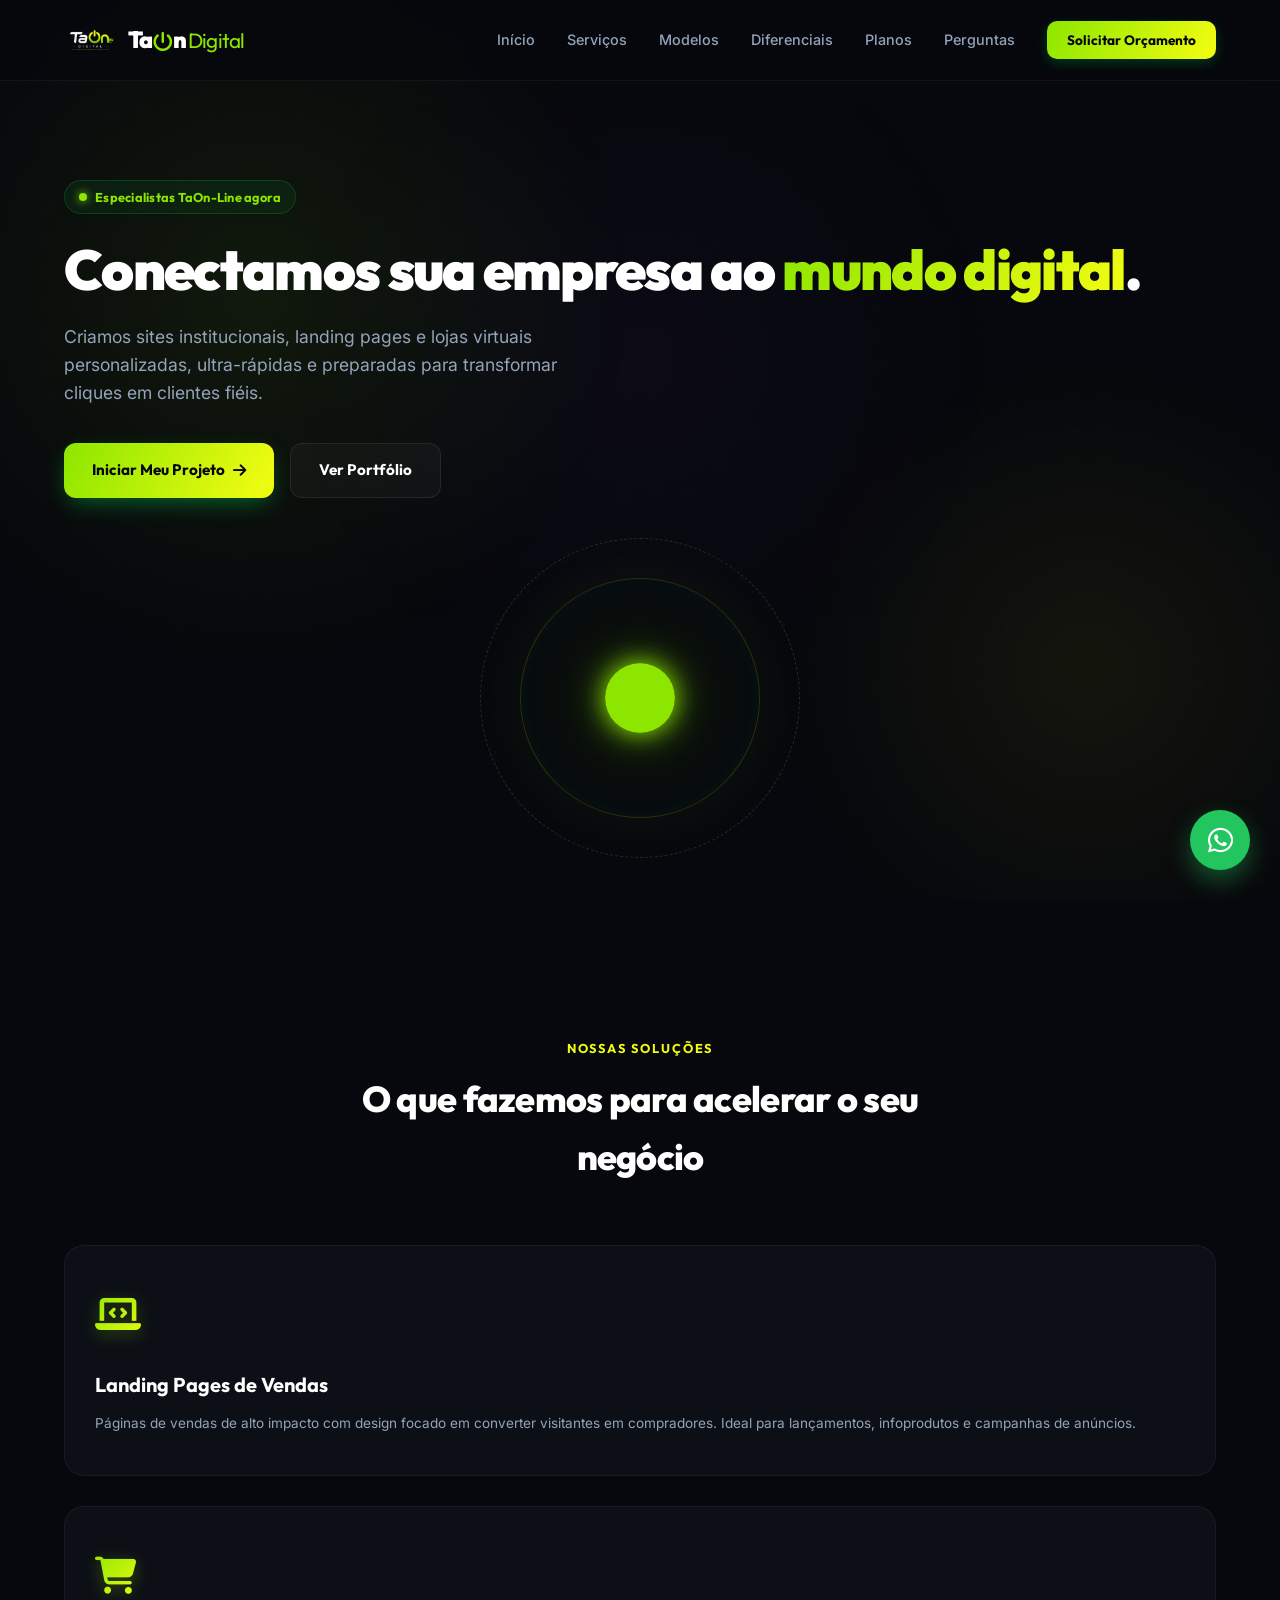
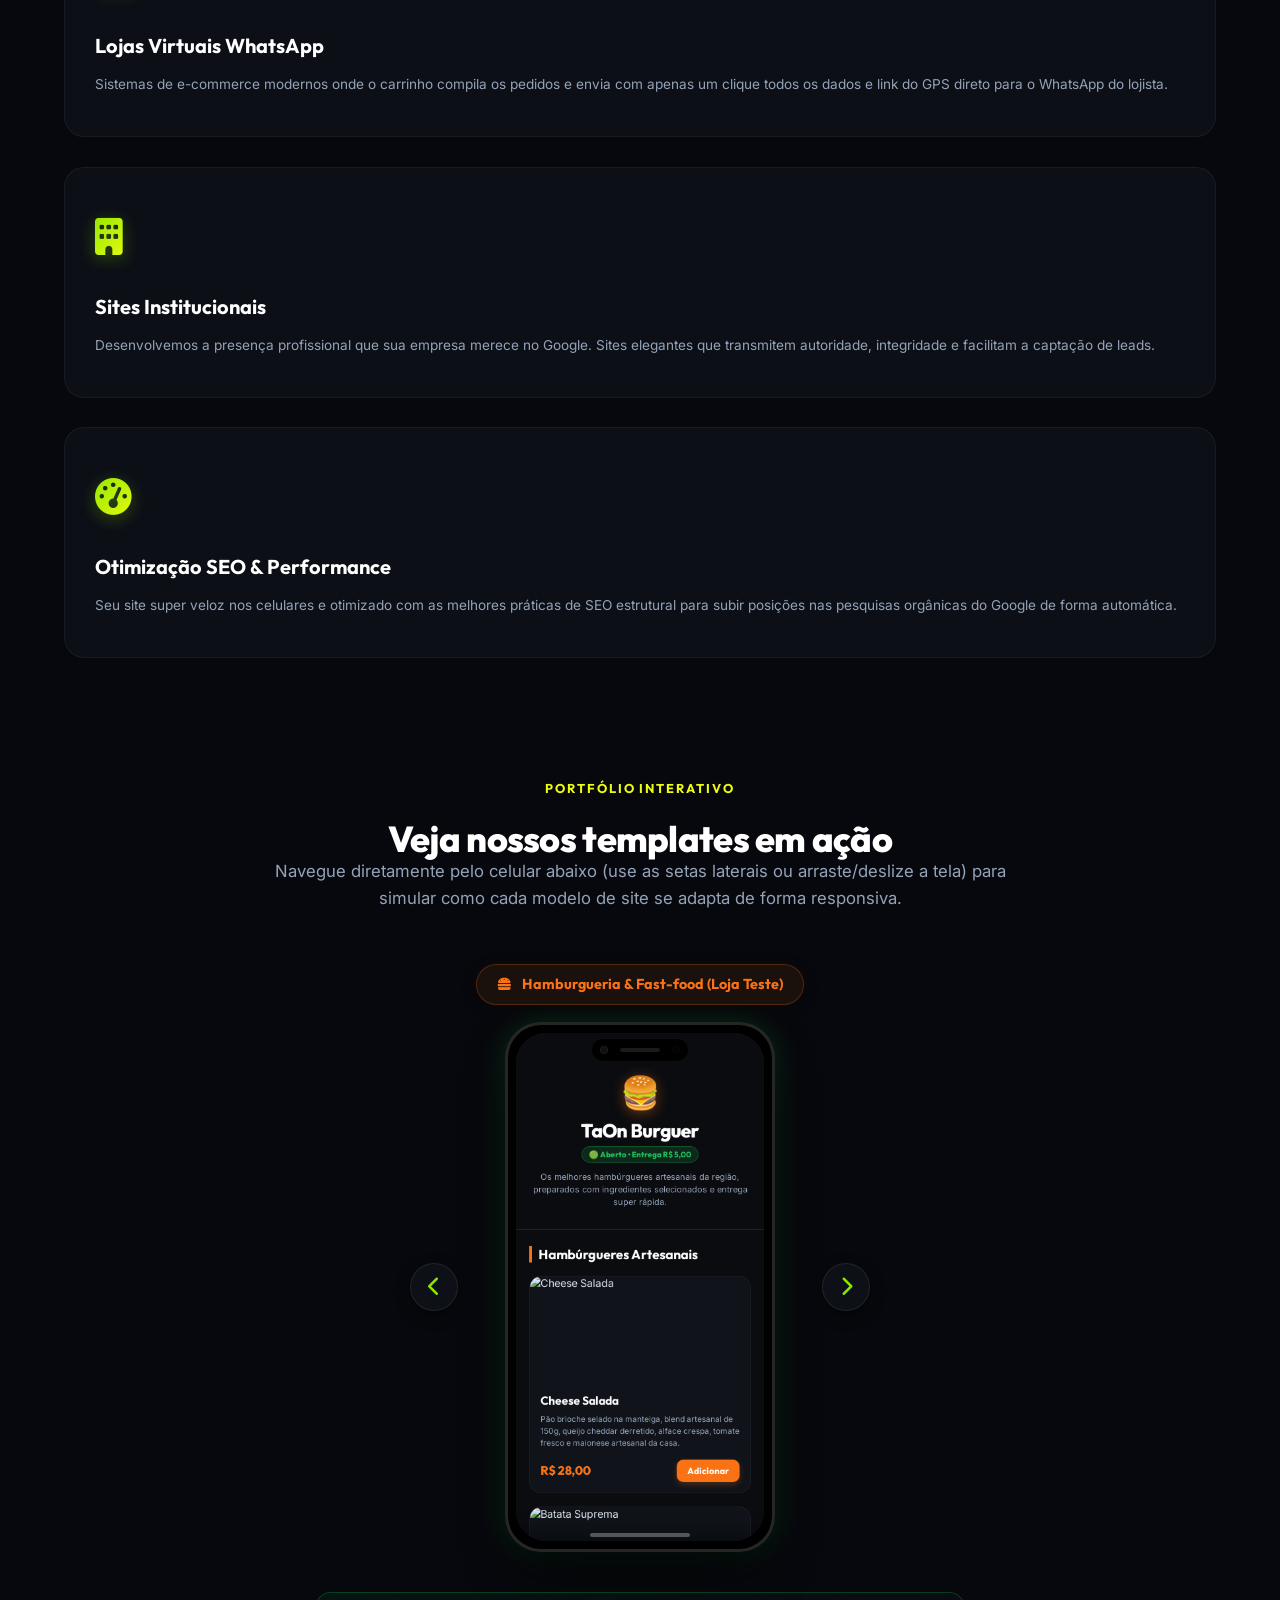
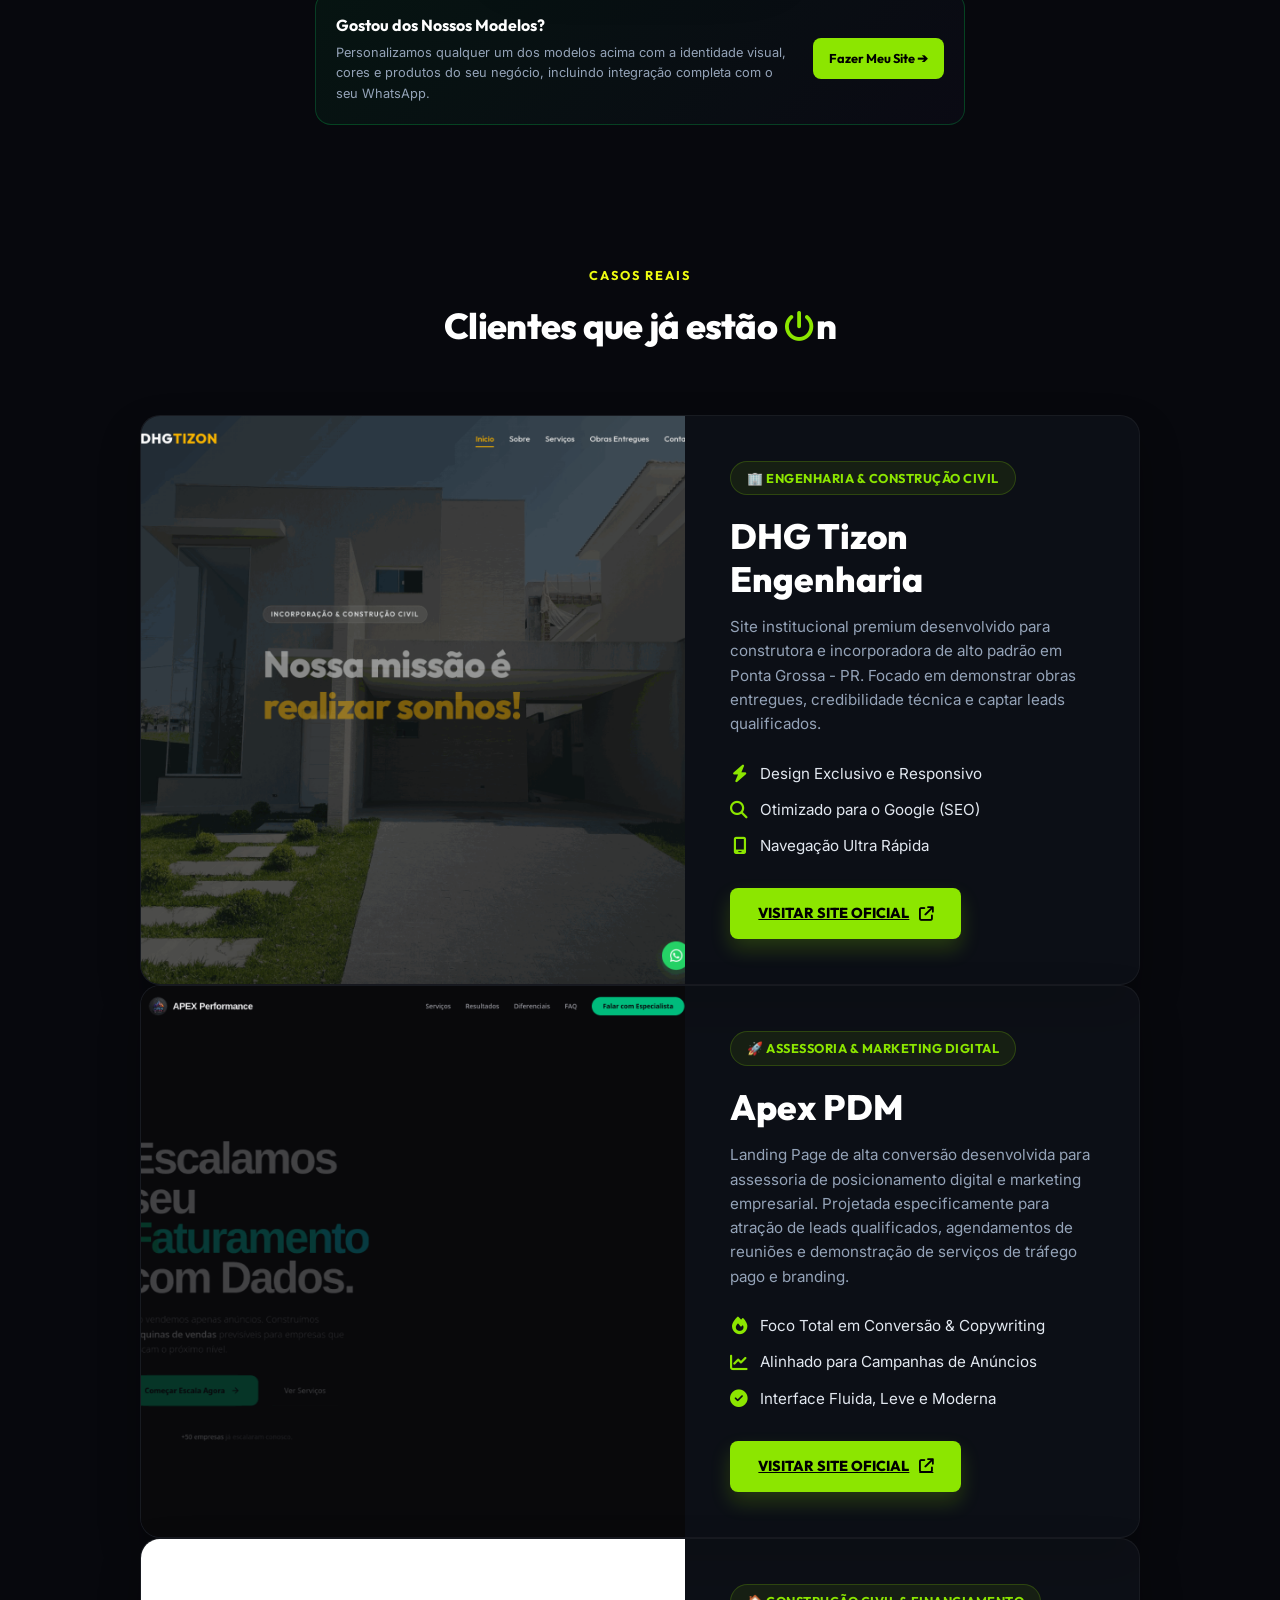
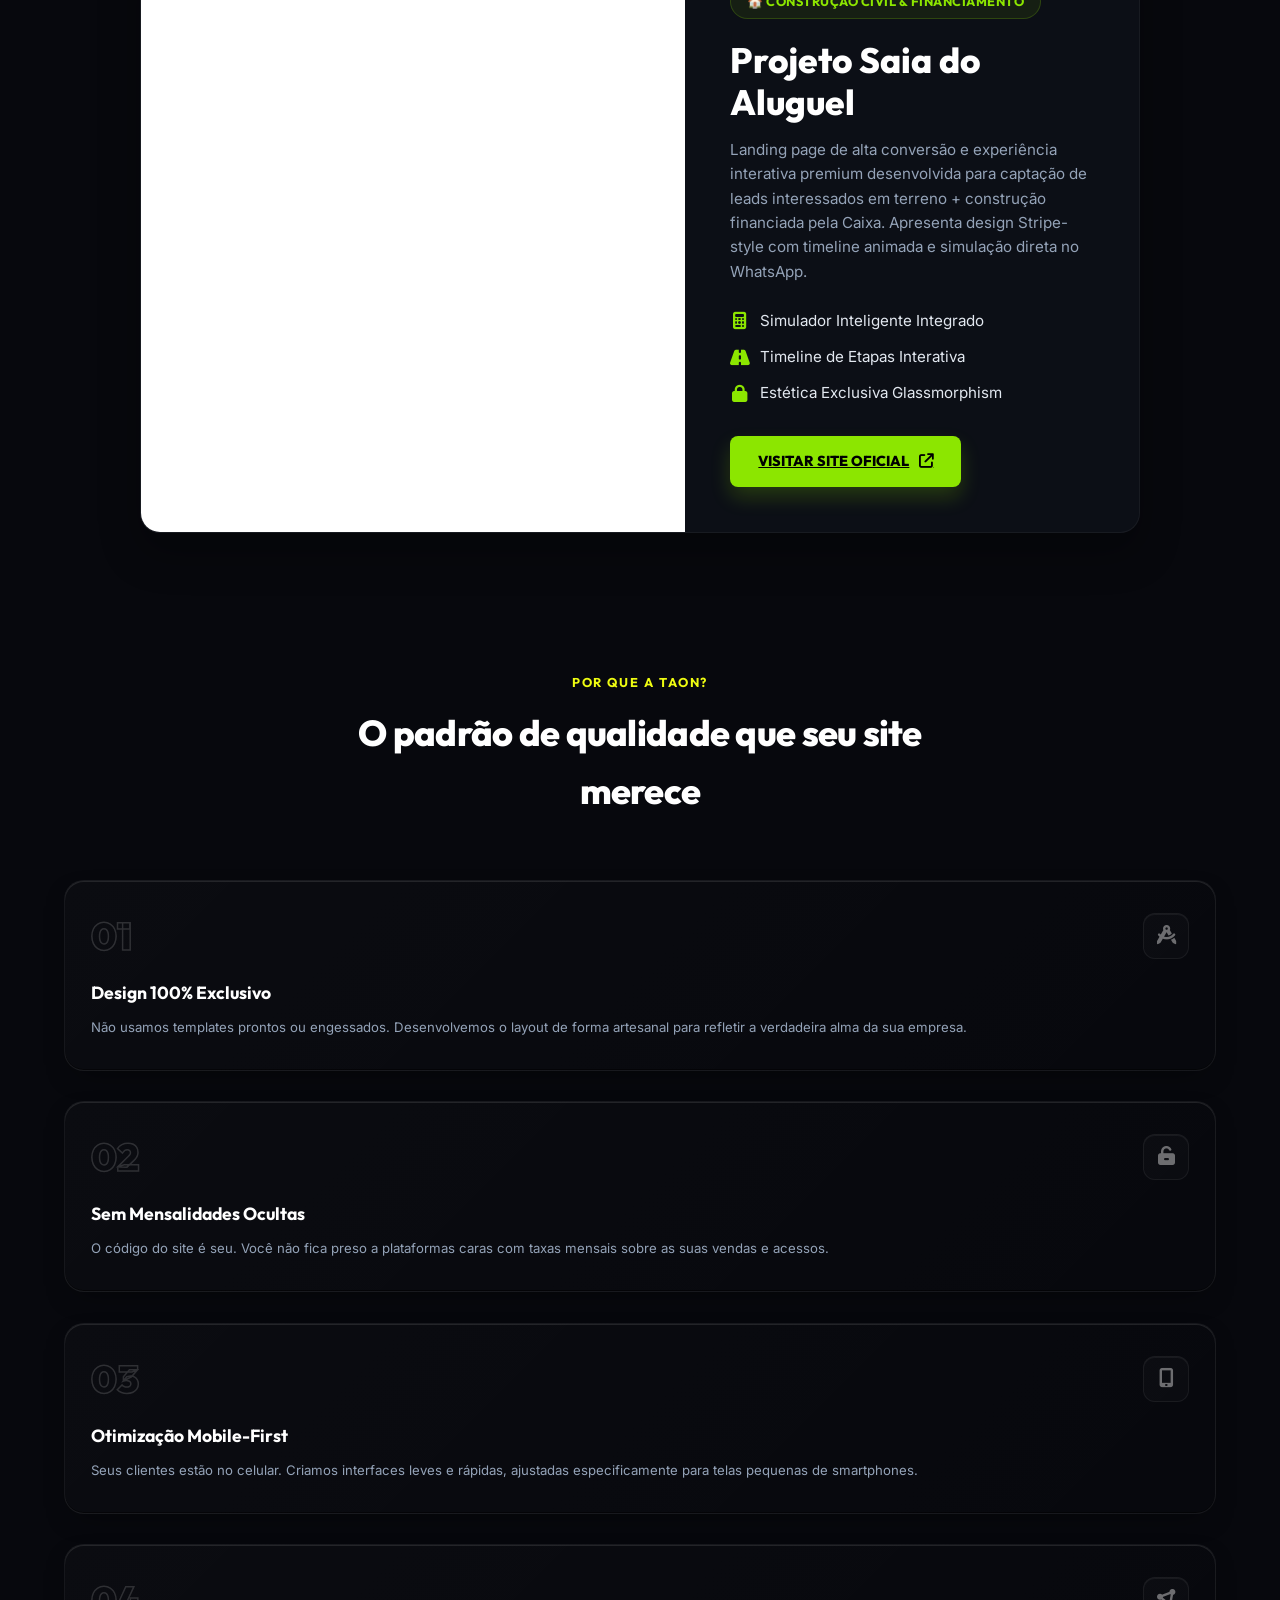
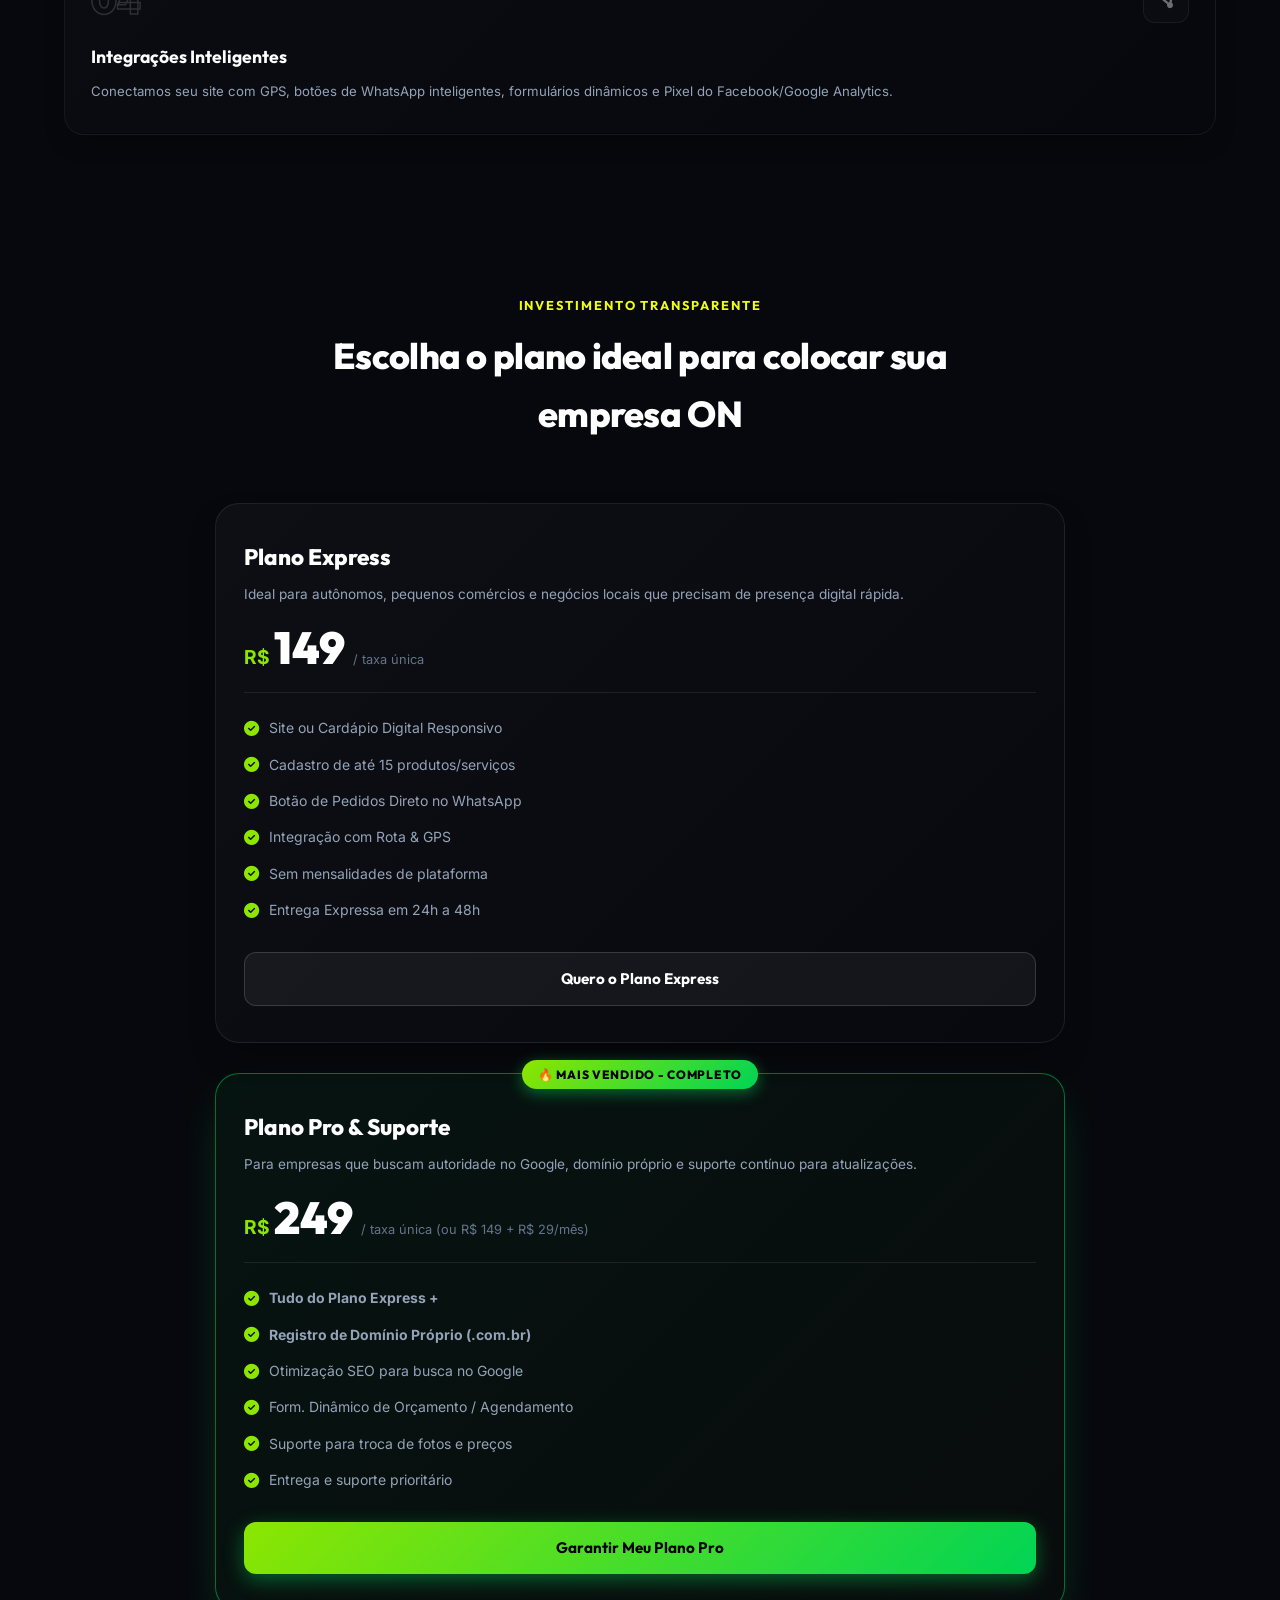
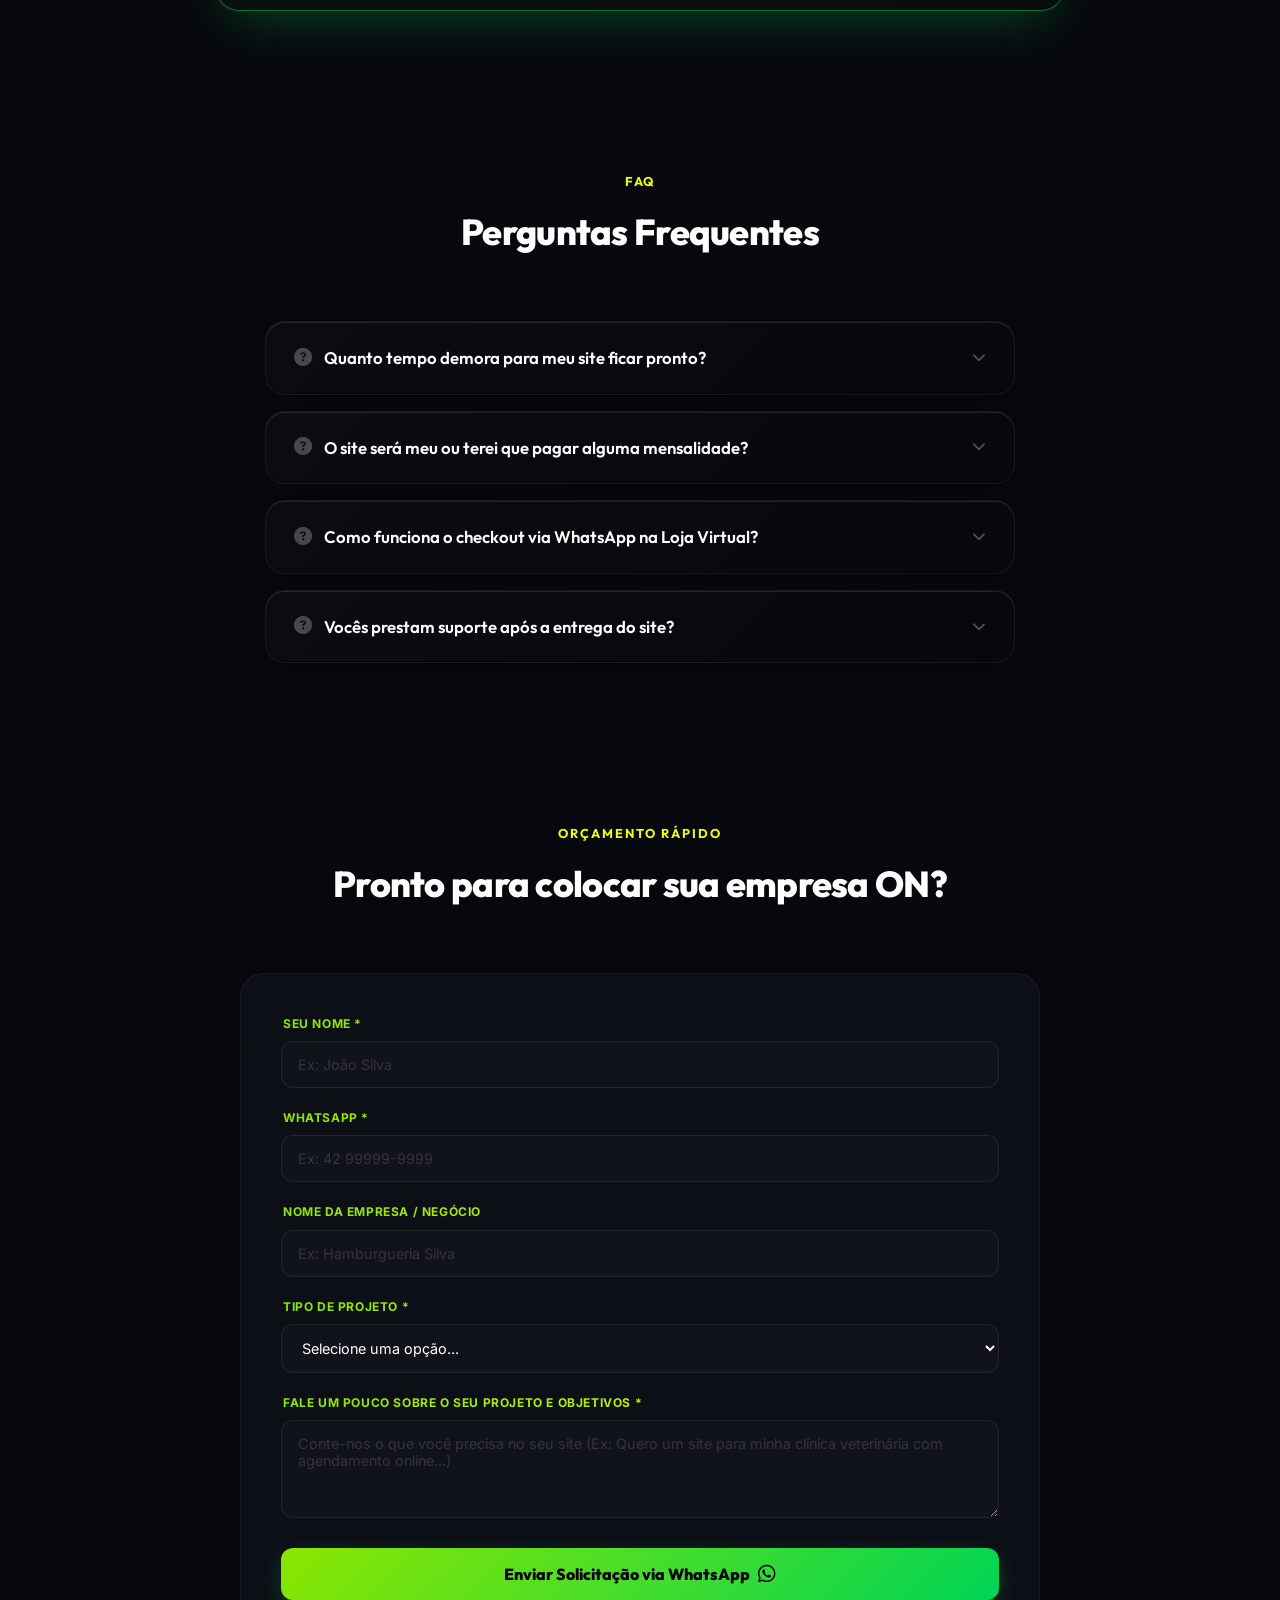
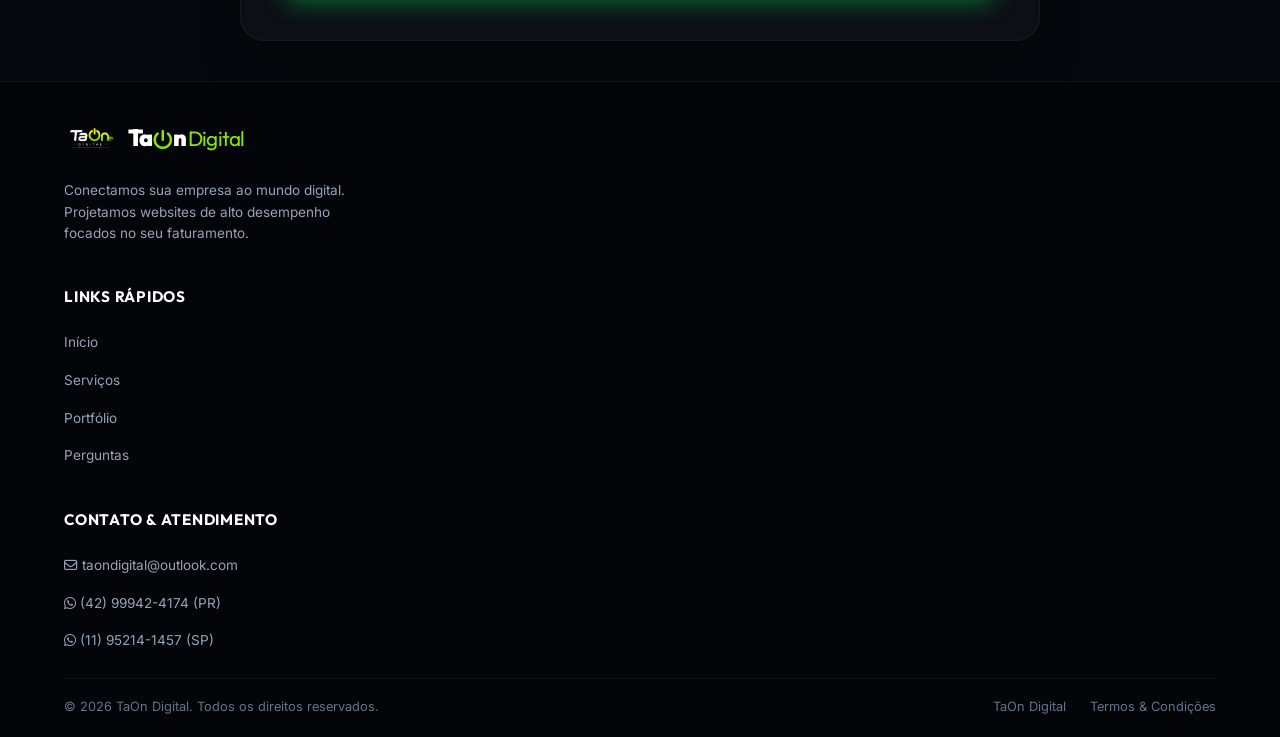
<file: index.html>
<!DOCTYPE html>
<html lang="pt-BR">
<head>
    <meta charset="UTF-8">
    <meta name="viewport" content="width=device-width, initial-scale=1.0">
    <title>TaOn Digital - Criação de Sites Profissionais e Lojas Virtuais</title>
    <meta name="description" content="Conectamos sua empresa ao mundo digital. Criamos Landing Pages, Lojas Virtuais e Sites Institucionais de alto nível e com conversão acelerada.">
    
    <!-- Open Graph / WhatsApp Social Preview -->
    <meta property="og:type" content="website">
    <meta property="og:url" content="https://taondigital.vercel.app/">
    <meta property="og:title" content="TaOn Digital - Sites Profissionais & Lojas Virtuais">
    <meta property="og:description" content="Criamos o site ou catálogo digital da sua empresa com integração completa no WhatsApp a partir de R$ 149.">
    <meta property="og:image" content="https://taondigital.vercel.app/logo.png">

    <!-- Twitter Card -->
    <meta name="twitter:card" content="summary_large_image">
    <meta name="twitter:title" content="TaOn Digital - Sites Profissionais">
    <meta name="twitter:description" content="Criamos o site ou catálogo digital da sua empresa com integração completa no WhatsApp a partir de R$ 149.">
    <meta name="twitter:image" content="https://taondigital.vercel.app/logo.png">
    
    <!-- CSS Link -->
    <link rel="stylesheet" href="style.css?v=12">
    
    <!-- Ícone de FontAwesome para o WhatsApp Flutuante -->
    <link rel="stylesheet" href="https://cdnjs.cloudflare.com/ajax/libs/font-awesome/6.4.0/css/all.min.css">
</head>
<body>

    <!-- Grade e Efeitos de Brilho de Fundo -->
    <div class="digital-grid"></div>
    <div class="ambient-glows">
        <div class="glow-1"></div>
        <div class="glow-2"></div>
        <div class="glow-3"></div>
    </div>

    <!-- ==========================================
       MENU SUPERIOR (NAVBAR)
       ========================================== -->
    <nav class="navbar" id="navbar">
        <div class="container nav-container">
            <a href="#inicio" class="nav-logo">
                <img src="logo.png?v=2" alt="TaOn Digital Logo">
                <span class="nav-logo-text">Ta<i class="fa-solid fa-power-off power-icon"></i>n<span>Digital</span></span>
            </a>
            
            <ul class="nav-menu" id="nav-menu">
                <li><a href="#inicio" class="nav-link">Início</a></li>
                <li><a href="#servicos" class="nav-link">Serviços</a></li>
                <li><a href="#portfolio" class="nav-link">Modelos</a></li>
                <li><a href="#diferenciais" class="nav-link">Diferenciais</a></li>
                <li><a href="#planos" class="nav-link">Planos</a></li>
                <li><a href="#faq" class="nav-link">Perguntas</a></li>
                <li><a href="#orcamento" class="nav-cta-btn">Solicitar Orçamento</a></li>
            </ul>
            
            <button class="menu-toggle" id="menu-toggle">
                <span></span>
                <span></span>
                <span></span>
            </button>
        </div>
    </nav>

    <!-- ==========================================
       SEÇÃO HERO
       ========================================== -->
    <section class="hero-section" id="inicio">
        <div class="container hero-grid">
            <div class="hero-content">
                <div class="hero-badge">
                    <span class="status-dot"></span>
                    Especialistas TaOn-Line agora
                </div>
                <h1 class="hero-title">Conectamos sua empresa ao <span class="gradient-text">mundo digital</span>.</h1>
                <p class="hero-subtitle">Criamos sites institucionais, landing pages e lojas virtuais personalizadas, ultra-rápidas e preparadas para transformar cliques em clientes fiéis.</p>
                <div class="hero-actions">
                    <a href="#orcamento" class="btn-primary">
                        <span>Iniciar Meu Projeto</span>
                        <i class="fa-solid fa-arrow-right"></i>
                    </a>
                    <a href="#portfolio" class="btn-secondary">Ver Portfólio</a>
                </div>
            </div>
            
            <div class="hero-visual">
                <div class="hero-tech-circle">
                    <div class="hero-tech-inner">
                        <div class="hero-tech-center">
                            <div class="orb-evasion-wrapper">
                                <div class="glow-orb"></div>
                            </div>
                        </div>
                    </div>
                </div>
            </div>
        </div>
    </section>

    <!-- ==========================================
       SEÇÃO SERVIÇOS
       ========================================== -->
    <section class="section" id="servicos">
        <div class="container">
            <div class="section-header reveal">
                <span class="section-tag">Nossas Soluções</span>
                <h2 class="section-title">O que fazemos para acelerar o seu negócio</h2>
            </div>
            
            <div class="services-grid">
                <!-- Serviço 1 -->
                <div class="service-card reveal reveal-delay-1">
                    <div class="service-icon"><i class="fa-solid fa-laptop-code"></i></div>
                    <h3>Landing Pages de Vendas</h3>
                    <p>Páginas de vendas de alto impacto com design focado em converter visitantes em compradores. Ideal para lançamentos, infoprodutos e campanhas de anúncios.</p>
                </div>
                
                <!-- Serviço 2 -->
                <div class="service-card reveal reveal-delay-2">
                    <div class="service-icon"><i class="fa-solid fa-cart-shopping"></i></div>
                    <h3>Lojas Virtuais WhatsApp</h3>
                    <p>Sistemas de e-commerce modernos onde o carrinho compila os pedidos e envia com apenas um clique todos os dados e link do GPS direto para o WhatsApp do lojista.</p>
                </div>
                
                <!-- Serviço 3 -->
                <div class="service-card reveal reveal-delay-3">
                    <div class="service-icon"><i class="fa-solid fa-building"></i></div>
                    <h3>Sites Institucionais</h3>
                    <p>Desenvolvemos a presença profissional que sua empresa merece no Google. Sites elegantes que transmitem autoridade, integridade e facilitam a captação de leads.</p>
                </div>
                
                <!-- Serviço 4 -->
                <div class="service-card reveal reveal-delay-4">
                    <div class="service-icon"><i class="fa-solid fa-gauge-high"></i></div>
                    <h3>Otimização SEO & Performance</h3>
                    <p>Seu site super veloz nos celulares e otimizado com as melhores práticas de SEO estrutural para subir posições nas pesquisas orgânicas do Google de forma automática.</p>
                </div>
            </div>
        </div>
    </section>

    <!-- ==========================================
       SEÇÃO PORTFÓLIO INTERATIVO (MOCKUP)
       ========================================== -->
    <section class="section portfolio-section" id="portfolio">
        <div class="container">
            <div class="section-header reveal">
                <span class="section-tag">Portfólio Interativo</span>
                <h2 class="section-title">Veja nossos templates em ação</h2>
            </div>
            
            <!-- Descrição centralizada acima da grade (economiza largura no grid) -->
            <p class="portfolio-intro-text reveal" style="text-align: center; color: var(--color-text-body); max-width: 750px; margin: -40px auto 40px auto; font-size: 1.05rem;">
                Navegue diretamente pelo celular abaixo (use as setas laterais ou arraste/deslize a tela) para simular como cada modelo de site se adapta de forma responsiva.
            </p>
            
            <div class="portfolio-layout">
                <!-- Coluna Esquerda: O Mockup do Celular (Agora do lado esquerdo!) -->
                <div class="phone-mockup-wrapper reveal left">
                    <!-- Indicador de Categoria Ativa -->
                    <div class="phone-category-indicator orange-theme">
                        <span class="active-category-name"><i class="fa-solid fa-burger"></i> Hamburgueria & Fast-food (Loja Teste)</span>
                    </div>

                    <!-- Setas de Navegação (Apenas no Mobile) -->
                    <button type="button" class="phone-nav-btn prev-btn" aria-label="Template anterior">
                        <i class="fa-solid fa-chevron-left"></i>
                    </button>
                    
                    <div class="phone-mockup">
                        <div class="phone-notch">
                            <div class="notch-camera"></div>
                            <div class="notch-speaker"></div>
                            <div class="notch-camera" style="opacity: 0.2;"></div>
                        </div>
                        
                        <div class="phone-home-indicator"></div>
                        
                        <div class="phone-screen">
                            <div class="phone-content-slider">
                                <!-- Slide Lanchonete -->
                                <div class="phone-slide active" id="slide-lanchonete" style="position: absolute; inset: 0;">
                                    <iframe src="loja-demo/index.html" class="portfolio-iframe" title="Template Hamburgueria"></iframe>
                                </div>
                                <!-- Slide Restaurante -->
                                <div class="phone-slide" id="slide-restaurante">
                                    <iframe src="demo-restaurante.html" class="portfolio-iframe" title="Template Restaurante"></iframe>
                                </div>
                                <!-- Slide Moda -->
                                <div class="phone-slide" id="slide-moda">
                                    <iframe src="demo-moda.html" class="portfolio-iframe" title="Template Moda & Boutique"></iframe>
                                </div>
                                <!-- Slide Petshop -->
                                <div class="phone-slide" id="slide-petshop">
                                    <iframe src="demo-petshop.html" class="portfolio-iframe" title="Template Petshop"></iframe>
                                </div>
                                <!-- Slide Assistência -->
                                <div class="phone-slide" id="slide-assistencia">
                                    <iframe src="demo-celular.html" class="portfolio-iframe" title="Template Assistência Técnica"></iframe>
                                </div>
                            </div>
                        </div>
                    </div>
                    
                    <button type="button" class="phone-nav-btn next-btn" aria-label="Próximo template">
                        <i class="fa-solid fa-chevron-right"></i>
                    </button>
                </div>

                <!-- Coluna Direita: As Abas de Categorias (Agora do lado direito!) -->
                <div class="portfolio-info reveal right">
                    <div class="tabs-container">
                        <button class="tab-btn active" data-target="lanchonete">
                            <span>Hamburgueria & Fast-food (Demonstração Realista)</span>
                            <span class="tab-icon"><i class="fa-solid fa-burger"></i></span>
                        </button>
                        <button class="tab-btn" data-target="restaurante">
                            <span>Restaurante & Bistrô</span>
                            <span class="tab-icon"><i class="fa-solid fa-utensils"></i></span>
                        </button>
                        <button class="tab-btn" data-target="moda">
                            <span>Boutique & Moda</span>
                            <span class="tab-icon"><i class="fa-solid fa-bag-shopping"></i></span>
                        </button>
                        <button class="tab-btn" data-target="petshop">
                            <span>Petshop & Veterinária</span>
                            <span class="tab-icon"><i class="fa-solid fa-paw"></i></span>
                        </button>
                        <button class="tab-btn" data-target="assistencia">
                            <span>Serviços & Assistência</span>
                            <span class="tab-icon"><i class="fa-solid fa-screwdriver-wrench"></i></span>
                        </button>
                    </div>
                </div>
            </div>

            <!-- Card Destaque da Vitrine (CTA para Orçamento) -->
            <div class="demo-card-highlight reveal scale" style="max-width: 650px; margin: 40px auto 0 auto; width: 100%;">
                <div class="demo-card-content">
                    <h4>Gostou dos Nossos Modelos?</h4>
                    <p>Personalizamos qualquer um dos modelos acima com a identidade visual, cores e produtos do seu negócio, incluindo integração completa com o seu WhatsApp.</p>
                </div>
                <a href="#orcamento" class="btn-demo-link">Fazer Meu Site ➔</a>
            </div>
        </div>
    </section>

    <!-- ==========================================
       SEÇÃO PROVAS SOCIAIS / CASOS REAIS
       ========================================== -->
    <section class="real-cases-section" id="cases">
        <div class="container">
            <div class="section-header reveal">
                <span class="section-tag">Casos Reais</span>
                <h2 class="section-title">Clientes que já estão <i class="fa-solid fa-power-off" style="color: var(--color-primary); margin: 0 1px; font-size: 0.85em; vertical-align: 0.04em;"></i>n</h2>
            </div>
            
            <div class="case-card-container reveal">
                <!-- Caso 1: DHG Tizon -->
                <div class="case-card">
                    <div class="case-image-side">
                        <img src="dhg_tizon_mockup.png" alt="Site Construtora DHG Tizon">
                    </div>
                    <div class="case-info-side">
                        <span class="case-badge">🏢 Engenharia & Construção Civil</span>
                        <h3>DHG Tizon Engenharia</h3>
                        <p class="case-desc">Site institucional premium desenvolvido para construtora e incorporadora de alto padrão em Ponta Grossa - PR. Focado em demonstrar obras entregues, credibilidade técnica e captar leads qualificados.</p>
                        
                        <div class="case-highlights">
                            <div class="highlight-item">
                                <i class="fa-solid fa-bolt"></i>
                                <span>Design Exclusivo e Responsivo</span>
                            </div>
                            <div class="highlight-item">
                                <i class="fa-solid fa-magnifying-glass"></i>
                                <span>Otimizado para o Google (SEO)</span>
                            </div>
                            <div class="highlight-item">
                                <i class="fa-solid fa-mobile-screen"></i>
                                <span>Navegação Ultra Rápida</span>
                            </div>
                        </div>

                        <div class="case-actions">
                            <a href="https://jptizon44.github.io/site-DHGTizon/" target="_blank" class="btn-visit-case">
                                <span>Visitar Site Oficial</span>
                                <i class="fa-solid fa-arrow-up-right-from-square"></i>
                            </a>
                        </div>
                    </div>
                </div>

                <!-- Caso 2: Apex PDM -->
                <div class="case-card">
                    <div class="case-image-side">
                        <img src="apex_pdm_mockup.png" alt="Site Assessoria Apex PDM">
                    </div>
                    <div class="case-info-side">
                        <span class="case-badge">🚀 Assessoria & Marketing Digital</span>
                        <h3>Apex PDM</h3>
                        <p class="case-desc">Landing Page de alta conversão desenvolvida para assessoria de posicionamento digital e marketing empresarial. Projetada especificamente para atração de leads qualificados, agendamentos de reuniões e demonstração de serviços de tráfego pago e branding.</p>
                        
                        <div class="case-highlights">
                            <div class="highlight-item">
                                <i class="fa-solid fa-fire"></i>
                                <span>Foco Total em Conversão & Copywriting</span>
                            </div>
                            <div class="highlight-item">
                                <i class="fa-solid fa-chart-line"></i>
                                <span>Alinhado para Campanhas de Anúncios</span>
                            </div>
                            <div class="highlight-item">
                                <i class="fa-solid fa-circle-check"></i>
                                <span>Interface Fluida, Leve e Moderna</span>
                            </div>
                        </div>

                        <div class="case-actions">
                            <a href="https://apexpdm.vercel.app/" target="_blank" class="btn-visit-case">
                                <span>Visitar Site Oficial</span>
                                <i class="fa-solid fa-arrow-up-right-from-square"></i>
                            </a>
                        </div>
                    </div>
                </div>

                <!-- Caso 3: Projeto Saia do Aluguel -->
                <div class="case-card">
                    <div class="case-image-side">
                        <img src="saia_do_aluguel_mockup.png" alt="Site Projeto Saia do Aluguel">
                    </div>
                    <div class="case-info-side">
                        <span class="case-badge">🏠 Construção Civil & Financiamento</span>
                        <h3>Projeto Saia do Aluguel</h3>
                        <p class="case-desc">Landing page de alta conversão e experiência interativa premium desenvolvida para captação de leads interessados em terreno + construção financiada pela Caixa. Apresenta design Stripe-style com timeline animada e simulação direta no WhatsApp.</p>
                        
                        <div class="case-highlights">
                            <div class="highlight-item">
                                <i class="fa-solid fa-calculator"></i>
                                <span>Simulador Inteligente Integrado</span>
                            </div>
                            <div class="highlight-item">
                                <i class="fa-solid fa-road"></i>
                                <span>Timeline de Etapas Interativa</span>
                            </div>
                            <div class="highlight-item">
                                <i class="fa-solid fa-lock"></i>
                                <span>Estética Exclusiva Glassmorphism</span>
                            </div>
                        </div>

                        <div class="case-actions">
                            <a href="https://projetosaiadoaluguel.vercel.app/" target="_blank" class="btn-visit-case">
                                <span>Visitar Site Oficial</span>
                                <i class="fa-solid fa-arrow-up-right-from-square"></i>
                            </a>
                        </div>
                    </div>
                </div>
            </div>
        </div>
    </section>

    <!-- ==========================================
       SEÇÃO DIFERENCIAIS
       ========================================== -->
    <section class="section" id="diferenciais">
        <div class="container">
            <div class="section-header reveal">
                <span class="section-tag">Por Que a TaOn?</span>
                <h2 class="section-title">O padrão de qualidade que seu site merece</h2>
            </div>
            
            <div class="features-grid">
                <!-- Diferencial 1 -->
                <div class="feature-box reveal reveal-delay-1">
                    <div class="feature-header">
                        <div class="feature-num">01</div>
                        <div class="feature-icon-wrapper">
                            <i class="fa-solid fa-compass-drafting"></i>
                        </div>
                    </div>
                    <h4>Design 100% Exclusivo</h4>
                    <p>Não usamos templates prontos ou engessados. Desenvolvemos o layout de forma artesanal para refletir a verdadeira alma da sua empresa.</p>
                </div>
                
                <!-- Diferencial 2 -->
                <div class="feature-box reveal reveal-delay-2">
                    <div class="feature-header">
                        <div class="feature-num">02</div>
                        <div class="feature-icon-wrapper">
                            <i class="fa-solid fa-unlock-keyhole"></i>
                        </div>
                    </div>
                    <h4>Sem Mensalidades Ocultas</h4>
                    <p>O código do site é seu. Você não fica preso a plataformas caras com taxas mensais sobre as suas vendas e acessos.</p>
                </div>
                
                <!-- Diferencial 3 -->
                <div class="feature-box reveal reveal-delay-3">
                    <div class="feature-header">
                        <div class="feature-num">03</div>
                        <div class="feature-icon-wrapper">
                            <i class="fa-solid fa-mobile-screen-button"></i>
                        </div>
                    </div>
                    <h4>Otimização Mobile-First</h4>
                    <p>Seus clientes estão no celular. Criamos interfaces leves e rápidas, ajustadas especificamente para telas pequenas de smartphones.</p>
                </div>
                
                <!-- Diferencial 4 -->
                <div class="feature-box reveal reveal-delay-4">
                    <div class="feature-header">
                        <div class="feature-num">04</div>
                        <div class="feature-icon-wrapper">
                            <i class="fa-solid fa-circle-nodes"></i>
                        </div>
                    </div>
                    <h4>Integrações Inteligentes</h4>
                    <p>Conectamos seu site com GPS, botões de WhatsApp inteligentes, formulários dinâmicos e Pixel do Facebook/Google Analytics.</p>
                </div>
            </div>
        </div>
    </section>

    <!-- ==========================================
       SEÇÃO PLANOS & INVESTIMENTO
       ========================================== -->
    <section class="section" id="planos">
        <div class="container">
            <div class="section-header reveal">
                <span class="section-tag">Investimento Transparente</span>
                <h2 class="section-title">Escolha o plano ideal para colocar sua empresa ON</h2>
            </div>
            
            <div class="pricing-grid">
                <!-- Plano 1: Express -->
                <div class="pricing-card reveal reveal-delay-1">
                    <div class="pricing-header">
                        <h3>Plano Express</h3>
                        <p>Ideal para autônomos, pequenos comércios e negócios locais que precisam de presença digital rápida.</p>
                    </div>
                    <div class="pricing-price">
                        <span class="currency">R$</span>
                        <span class="amount">149</span>
                        <span class="period">/ taxa única</span>
                    </div>
                    <ul class="pricing-features">
                        <li><i class="fa-solid fa-circle-check"></i> Site ou Cardápio Digital Responsivo</li>
                        <li><i class="fa-solid fa-circle-check"></i> Cadastro de até 15 produtos/serviços</li>
                        <li><i class="fa-solid fa-circle-check"></i> Botão de Pedidos Direto no WhatsApp</li>
                        <li><i class="fa-solid fa-circle-check"></i> Integração com Rota & GPS</li>
                        <li><i class="fa-solid fa-circle-check"></i> Sem mensalidades de plataforma</li>
                        <li><i class="fa-solid fa-circle-check"></i> Entrega Expressa em 24h a 48h</li>
                    </ul>
                    <a href="https://wa.me/5542999424174?text=Ol%C3%A1!%20%F0%9F%9A%80%20Tenho%20interesse%20no%20*Plano%20Express%20(R$%20149)*.%20Gostaria%20de%20iniciar%20meu%20projeto!%20https://taondigital.vercel.app/%23planos" target="_blank" class="btn-pricing">Quero o Plano Express</a>
                </div>

                <!-- Plano 2: Pro (Destaque) -->
                <div class="pricing-card featured reveal reveal-delay-2">
                    <div class="pricing-badge">🔥 Mais Vendido - Completo</div>
                    <div class="pricing-header">
                        <h3>Plano Pro & Suporte</h3>
                        <p>Para empresas que buscam autoridade no Google, domínio próprio e suporte contínuo para atualizações.</p>
                    </div>
                    <div class="pricing-price">
                        <span class="currency">R$</span>
                        <span class="amount">249</span>
                        <span class="period">/ taxa única (ou R$ 149 + R$ 29/mês)</span>
                    </div>
                    <ul class="pricing-features">
                        <li><i class="fa-solid fa-circle-check"></i> <strong>Tudo do Plano Express +</strong></li>
                        <li><i class="fa-solid fa-circle-check"></i> <strong>Registro de Domínio Próprio (.com.br)</strong></li>
                        <li><i class="fa-solid fa-circle-check"></i> Otimização SEO para busca no Google</li>
                        <li><i class="fa-solid fa-circle-check"></i> Form. Dinâmico de Orçamento / Agendamento</li>
                        <li><i class="fa-solid fa-circle-check"></i> Suporte para troca de fotos e preços</li>
                        <li><i class="fa-solid fa-circle-check"></i> Entrega e suporte prioritário</li>
                    </ul>
                    <a href="https://wa.me/5542999424174?text=Ol%C3%A1!%20%F0%9F%94%A5%20Tenho%20interesse%20no%20*Plano%20Pro%20%26%20Suporte%20(R$%20249)*.%20Gostaria%20de%20garantir%20meu%20dom%C3%ADnio%20.com.br!%20https://taondigital.vercel.app/%23planos" target="_blank" class="btn-pricing">Garantir Meu Plano Pro</a>
                </div>
            </div>
        </div>
    </section>

    <!-- ==========================================
       SEÇÃO PERGUNTAS FREQUENTES (FAQ)
       ========================================== -->
    <section class="section" id="faq">
        <div class="container">
            <div class="section-header reveal">
                <span class="section-tag">FAQ</span>
                <h2 class="section-title">Perguntas Frequentes</h2>
            </div>
            
            <div class="faq-accordion reveal">
                <!-- FAQ 1 -->
                <div class="faq-card">
                    <button class="faq-header-btn" type="button" aria-expanded="false">
                        <div class="faq-question-title">
                            <span class="faq-q-icon"><i class="fa-solid fa-circle-question"></i></span>
                            <h3>Quanto tempo demora para meu site ficar pronto?</h3>
                        </div>
                        <div class="faq-toggle-icon">
                            <i class="fa-solid fa-chevron-down"></i>
                        </div>
                    </button>
                    <div class="faq-body">
                        <div class="faq-answer-content">
                            <p>Para sites institucionais e projetos mais completos, o prazo de entrega varia entre 5 e 7 dias úteis, podendo sofrer alterações conforme a complexidade do projeto e a quantidade de conteúdo fornecido.</p>
                        </div>
                    </div>
                </div>

                <!-- FAQ 2 -->
                <div class="faq-card">
                    <button class="faq-header-btn" type="button" aria-expanded="false">
                        <div class="faq-question-title">
                            <span class="faq-q-icon"><i class="fa-solid fa-circle-question"></i></span>
                            <h3>O site será meu ou terei que pagar alguma mensalidade?</h3>
                        </div>
                        <div class="faq-toggle-icon">
                            <i class="fa-solid fa-chevron-down"></i>
                        </div>
                    </button>
                    <div class="faq-body">
                        <div class="faq-answer-content">
                            <p>O site é 100% de propriedade do cliente após a entrega do projeto.</p>
                            <p>Não há taxas mensais de uso de plataforma ou desenvolvimento. Após a conclusão, o cliente mantém apenas os custos de domínio (.com ou .com.br) e hospedagem, que são contratados e pagos diretamente aos provedores responsáveis.</p>
                            <p>Para garantir o bom funcionamento, segurança e atualização contínua do site, há uma cobrança referente ao serviço de suporte e manutenção, responsável por ajustes técnicos, monitoramento e updates necessários para a estabilidade da aplicação.</p>
                            <p>Os custos de domínio e hospedagem são independentes e cobrados anualmente, conforme o provedor escolhido.</p>
                        </div>
                    </div>
                </div>

                <!-- FAQ 3 -->
                <div class="faq-card">
                    <button class="faq-header-btn" type="button" aria-expanded="false">
                        <div class="faq-question-title">
                            <span class="faq-q-icon"><i class="fa-solid fa-circle-question"></i></span>
                            <h3>Como funciona o checkout via WhatsApp na Loja Virtual?</h3>
                        </div>
                        <div class="faq-toggle-icon">
                            <i class="fa-solid fa-chevron-down"></i>
                        </div>
                    </button>
                    <div class="faq-body">
                        <div class="faq-answer-content">
                            <p>É o modelo ideal para evitar taxas mensais. O cliente monta o pedido na sua loja, insere os dados de entrega (incluindo o GPS nativo) e clica em finalizar. Os dados do pedido vão organizados em uma mensagem direta para o seu WhatsApp, onde você confere o pagamento Pix e faz a entrega.</p>
                        </div>
                    </div>
                </div>

                <!-- FAQ 4 -->
                <div class="faq-card">
                    <button class="faq-header-btn" type="button" aria-expanded="false">
                        <div class="faq-question-title">
                            <span class="faq-q-icon"><i class="fa-solid fa-circle-question"></i></span>
                            <h3>Vocês prestam suporte após a entrega do site?</h3>
                        </div>
                        <div class="faq-toggle-icon">
                            <i class="fa-solid fa-chevron-down"></i>
                        </div>
                    </button>
                    <div class="faq-body">
                        <div class="faq-answer-content">
                            <p>Após o lançamento do site, oferecemos suporte técnico contínuo para eventuais correções, ajustes e melhorias necessárias para o bom funcionamento da plataforma.</p>
                            <p>Esse suporte pode ser incluído no projeto mediante acordo com o cliente, com condições e valores definidos conforme a necessidade de manutenção e acompanhamento do site ao longo do tempo.</p>
                        </div>
                    </div>
                </div>
            </div>
        </div>
    </section>

    <!-- ==========================================
       SEÇÃO ORÇAMENTO / FORMULÁRIO DE CONTATO
       ========================================== -->
    <section class="section" id="orcamento">
        <div class="container">
            <div class="section-header reveal">
                <span class="section-tag">Orçamento Rápido</span>
                <h2 class="section-title">Pronto para colocar sua empresa ON?</h2>
            </div>
            
            <div class="budget-container reveal scale">
                <form class="budget-form" id="contact-form">
                    <div class="form-grid">
                        <div class="form-group">
                            <label for="usr-name">Seu Nome *</label>
                            <input type="text" id="usr-name" placeholder="Ex: João Silva" required>
                        </div>
                        <div class="form-group">
                            <label for="usr-phone">WhatsApp *</label>
                            <input type="tel" id="usr-phone" placeholder="Ex: 42 99999-9999" required>
                        </div>
                    </div>
                    
                    <div class="form-grid">
                        <div class="form-group">
                            <label for="usr-company">Nome da Empresa / Negócio</label>
                            <input type="text" id="usr-company" placeholder="Ex: Hamburgueria Silva">
                        </div>
                        <div class="form-group">
                            <label for="usr-project">Tipo de Projeto *</label>
                            <select id="usr-project" required>
                                <option value="" disabled selected>Selecione uma opção...</option>
                                <option value="Landing Page de Alta Conversão">Landing Page de Alta Conversão</option>
                                <option value="Loja Virtual com Pedido via WhatsApp">Loja Virtual com Pedido via WhatsApp</option>
                                <option value="Site Institucional Completo">Site Institucional Completo</option>
                                <option value="Outros Serviços Digitais">Outros Serviços Digitais</option>
                            </select>
                        </div>
                    </div>
                    
                    <div class="form-group">
                        <label for="usr-message">Fale um pouco sobre o seu projeto e objetivos *</label>
                        <textarea id="usr-message" rows="4" placeholder="Conte-nos o que você precisa no seu site (Ex: Quero um site para minha clínica veterinária com agendamento online...)" required></textarea>
                    </div>
                    
                    <div class="submit-btn-wrapper">
                        <button type="submit" class="btn-form-submit">
                            <span>Enviar Solicitação via WhatsApp</span>
                            <i class="fa-brands fa-whatsapp" style="font-size: 1.25rem;"></i>
                        </button>
                    </div>
                </form>
            </div>
        </div>
    </section>

    <!-- ==========================================
       RODAPÉ (FOOTER)
       ========================================== -->
    <footer class="footer">
        <div class="container">
            <div class="footer-grid">
                <div class="footer-info">
                    <a href="#inicio" class="footer-logo">
                        <img src="logo.png?v=2" alt="TaOn Digital Logo">
                        <span class="footer-logo-text">Ta<i class="fa-solid fa-power-off power-icon"></i>n<span>Digital</span></span>
                    </a>
                    <p class="footer-desc">Conectamos sua empresa ao mundo digital. Projetamos websites de alto desempenho focados no seu faturamento.</p>
                </div>
                
                <div class="footer-links">
                    <h4>Links Rápidos</h4>
                    <ul>
                        <li><a href="#inicio">Início</a></li>
                        <li><a href="#servicos">Serviços</a></li>
                        <li><a href="#portfolio">Portfólio</a></li>
                        <li><a href="#faq">Perguntas</a></li>
                    </ul>
                </div>
                
                <div class="footer-links">
                    <h4>Contato & Atendimento</h4>
                    <ul>
                        <li><a href="mailto:taondigital@outlook.com"><i class="fa-regular fa-envelope"></i> taondigital@outlook.com</a></li>
                        <li><a href="https://wa.me/5542999424174" target="_blank"><i class="fa-brands fa-whatsapp"></i> (42) 99942-4174 (PR)</a></li>
                        <li><a href="https://wa.me/5511952141457" target="_blank"><i class="fa-brands fa-whatsapp"></i> (11) 95214-1457 (SP)</a></li>
                    </ul>
                </div>
            </div>
            
            <div class="footer-bottom">
                <p>&copy; 2026 TaOn Digital. Todos os direitos reservados.</p>
                <div class="footer-bottom-links">
                    <a href="#inicio">TaOn Digital</a>
                    <a href="#servicos">Termos & Condições</a>
                </div>
            </div>
        </div>
    </footer>

    <!-- WhatsApp Flutuante com Rodízio Inteligente -->
    <a href="https://wa.me/5542999424174?text=Ol%C3%A1!%20Gostaria%20de%20saber%20mais%20sobre%20os%20sites%20profissionais%20da%20TaOn%20Digital." class="whatsapp-float" id="btn-float-whatsapp" target="_blank" title="Fale Conosco no WhatsApp">
        <i class="fa-brands fa-whatsapp"></i>
    </a>

    <!-- ==========================================
       LOGICA JAVASCRIPT
       ========================================== -->
    <script>
        document.addEventListener('DOMContentLoaded', () => {
            // Função para ajustar o zoom e tamanho do iframe responsivamente
            function adjustIframes() {
                const phoneScreens = document.querySelectorAll('.phone-screen');
                phoneScreens.forEach(screen => {
                    const iframes = screen.querySelectorAll('.portfolio-iframe');
                    iframes.forEach(iframe => {
                        let screenW = screen.clientWidth;
                        let screenH = screen.clientHeight;
                        
                        // Fallback caso a renderização esteja pendente e retorne 0
                        if (screenW === 0) {
                            screenW = screen.offsetWidth || 252;
                        }
                        if (screenH === 0) {
                            screenH = screen.offsetHeight || 500;
                        }
                        
                        // Largura de referência padrão para smartphone (375px)
                        const virtualW = 375;
                        const scale = screenW / virtualW;
                        const virtualH = screenH / scale;
                        
                        iframe.style.width = `${virtualW}px`;
                        iframe.style.height = `${virtualH}px`;
                        iframe.style.transform = `scale(${scale})`;
                        iframe.style.transformOrigin = 'top left';
                        iframe.style.border = 'none';
                    });
                });
            }

            // Ajusta no carregamento inicial, após carregar tudo e no redimensionamento da janela
            adjustIframes();
            window.addEventListener('load', adjustIframes);
            window.addEventListener('resize', adjustIframes);
            setTimeout(adjustIframes, 100);
            setTimeout(adjustIframes, 500);

            // NAVBAR EFFECT
            const navbar = document.getElementById('navbar');
            window.addEventListener('scroll', () => {
                if (window.scrollY > 50) {
                    navbar.classList.add('scrolled');
                } else {
                    navbar.classList.remove('scrolled');
                }
            });

            // PARALLAX EFFECT FOR HERO VISUAL (CIRCLE)
            const heroVisual = document.querySelector('.hero-visual');
            window.addEventListener('scroll', () => {
                const scrolled = window.scrollY;
                if (scrolled < 900 && heroVisual) {
                    // Deslocamento vertical suave (30% da velocidade de rolagem)
                    heroVisual.style.transform = `translateY(${scrolled * 0.3}px)`;
                }
            });

            // MOBILE MENU TOGGLE
            const menuToggle = document.getElementById('menu-toggle');
            const navMenu = document.getElementById('nav-menu');
            
            if (menuToggle && navMenu) {
                menuToggle.addEventListener('click', () => {
                    navMenu.classList.toggle('active');
                    // Animar as linhas do menu hamburguer
                    const spans = menuToggle.querySelectorAll('span');
                    spans[0].style.transform = navMenu.classList.contains('active') ? 'rotate(45deg) translate(5px, 5px)' : 'none';
                    spans[1].style.opacity = navMenu.classList.contains('active') ? '0' : '1';
                    spans[2].style.transform = navMenu.classList.contains('active') ? 'rotate(-45deg) translate(6px, -6px)' : 'none';
                });

                // Fechar menu ao clicar em links
                const navLinks = navMenu.querySelectorAll('a');
                navLinks.forEach(link => {
                    link.addEventListener('click', () => {
                        navMenu.classList.remove('active');
                        const spans = menuToggle.querySelectorAll('span');
                        spans.forEach(span => span.style.transform = 'none');
                        spans[1].style.opacity = '1';
                    });
                });
            }

            // PORTFOLIO TABS INTEGRADO COM MOCKUP DE CELULAR
            const tabBtns = document.querySelectorAll('.tab-btn');
            const phoneSlides = document.querySelectorAll('.phone-slide');
            const categories = ['lanchonete', 'restaurante', 'moda', 'petshop', 'assistencia'];
            
            tabBtns.forEach(btn => {
                btn.addEventListener('click', (e) => {
                    // Remover classe active de todos os botões e slides
                    tabBtns.forEach(b => b.classList.remove('active'));
                    phoneSlides.forEach(s => s.classList.remove('active'));
                    
                    // Adicionar ao botão clicado
                    btn.classList.add('active');
                    
                    // Mostrar slide correspondente
                    const target = btn.getAttribute('data-target');
                    const slide = document.getElementById(`slide-${target}`);
                    if (slide) {
                        slide.classList.add('active');
                        // Resetar scroll interno do slide ao carregar
                        slide.scrollTop = 0;
                    }
                    
                    // Atualiza o indicador de categoria ativa do celular (usado no mobile)
                    const categoryNameSpan = document.querySelector('.active-category-name');
                    if (categoryNameSpan) {
                        const iconHtml = btn.querySelector('.tab-icon')?.innerHTML || '';
                        let name = btn.querySelector('span:first-child')?.innerText || '';
                        if (target === 'lanchonete') {
                            name += ' (Loja Teste)';
                        }
                        categoryNameSpan.innerHTML = `${iconHtml} ${name}`;
                    }

                    // Muda a cor do indicador de categoria (caixinha verde) para laranja no caso da hamburgueria
                    const categoryIndicator = document.querySelector('.phone-category-indicator');
                    if (categoryIndicator) {
                        if (target === 'lanchonete') {
                            categoryIndicator.classList.add('orange-theme');
                        } else {
                            categoryIndicator.classList.remove('orange-theme');
                        }
                    }
                    
                    // Rola a página até o mockup do celular apenas se o clique for manual do usuário (e.isTrusted) no mobile (<= 576px)
                    if (window.innerWidth <= 576 && e.isTrusted) {
                        const mockupWrapper = document.querySelector('.phone-mockup-wrapper');
                        if (mockupWrapper) {
                            setTimeout(() => {
                                mockupWrapper.scrollIntoView({ behavior: 'smooth', block: 'center' });
                            }, 150);
                        }
                    }

                    // Recalcula o tamanho após a mudança de slide
                    setTimeout(adjustIframes, 50);
                });
            });

            // Função para alternar entre as categorias (utilizada pelos botões de seta e swipes)
            function navigateMockup(direction) {
                const activeTab = document.querySelector('.tab-btn.active');
                if (!activeTab) return;
                
                const currentTarget = activeTab.getAttribute('data-target');
                let currentIndex = categories.indexOf(currentTarget);
                
                if (direction === 'next') {
                    currentIndex = (currentIndex + 1) % categories.length;
                } else if (direction === 'prev') {
                    currentIndex = (currentIndex - 1 + categories.length) % categories.length;
                }
                
                const nextTarget = categories[currentIndex];
                const nextTabBtn = document.querySelector(`.tab-btn[data-target="${nextTarget}"]`);
                if (nextTabBtn) {
                    nextTabBtn.click();
                }
            }

            // Listeners para os botões de navegação lateral (prev/next) no celular
            const prevBtn = document.querySelector('.prev-btn');
            const nextBtn = document.querySelector('.next-btn');
            if (prevBtn) prevBtn.addEventListener('click', () => navigateMockup('prev'));
            if (nextBtn) nextBtn.addEventListener('click', () => navigateMockup('next'));

            // Gestos de deslize (swipe) tátil e por arrastar de mouse para trocar de categoria
            const phoneScreen = document.querySelector('.phone-screen');
            if (phoneScreen) {
                let touchStartX = 0;
                let touchEndX = 0;
                
                phoneScreen.addEventListener('touchstart', (e) => {
                    touchStartX = e.changedTouches[0].screenX;
                }, { passive: true });
                
                phoneScreen.addEventListener('touchend', (e) => {
                    touchEndX = e.changedTouches[0].screenX;
                    const swipeThreshold = 50; // limite de detecção em pixels
                    
                    if (touchEndX < touchStartX - swipeThreshold) {
                        navigateMockup('next'); // deslizar para esquerda -> próxima categoria
                    } else if (touchEndX > touchStartX + swipeThreshold) {
                        navigateMockup('prev'); // deslizar para direita -> categoria anterior
                    }
                }, { passive: true });

                // Suporte para arrastar com o mouse no computador (swipe)
                let isDragging = false;
                let dragStartX = 0;

                phoneScreen.addEventListener('mousedown', (e) => {
                    isDragging = true;
                    dragStartX = e.clientX;
                    e.preventDefault(); // Evita arrastar a imagem como arquivo nativo do navegador
                });

                window.addEventListener('mouseup', (e) => {
                    if (!isDragging) return;
                    isDragging = false;
                    const dragEndX = e.clientX;
                    const dragThreshold = 50;

                    if (dragEndX < dragStartX - dragThreshold) {
                        navigateMockup('next'); // arrastar para esquerda -> próxima
                    } else if (dragEndX > dragStartX + dragThreshold) {
                        navigateMockup('prev'); // arrastar para direita -> anterior
                    }
                });
            }

            // FAQ ACCORDION
            const faqCards = document.querySelectorAll('.faq-card');
            
            faqCards.forEach(card => {
                const headerBtn = card.querySelector('.faq-header-btn');
                if (headerBtn) {
                    headerBtn.addEventListener('click', () => {
                        const isActive = card.classList.contains('active');
                        
                        // Fecha todos os outros FAQs (comportamento sanfona)
                        faqCards.forEach(c => {
                            if (c !== card) {
                                c.classList.remove('active');
                                const btn = c.querySelector('.faq-header-btn');
                                if (btn) btn.setAttribute('aria-expanded', 'false');
                            }
                        });
                        
                        // Alterna o estado do clicado
                        if (isActive) {
                            card.classList.remove('active');
                            headerBtn.setAttribute('aria-expanded', 'false');
                        } else {
                            card.classList.add('active');
                            headerBtn.setAttribute('aria-expanded', 'true');
                        }
                    });
                }
            });

            // WHATSAPP LEAD FORM
            const contactForm = document.getElementById('contact-form');
            if (contactForm) {
                contactForm.addEventListener('submit', (e) => {
                    e.preventDefault();
                    
                    const name = document.getElementById('usr-name').value;
                    const phone = document.getElementById('usr-phone').value;
                    const company = document.getElementById('usr-company').value || 'Não informada';
                    const projectType = document.getElementById('usr-project').value;
                    const messageText = document.getElementById('usr-message').value;

                    // Rodízio Inteligente de Leads (50% / 50%) entre os Sócios
                    const taonNumbers = ["5542999424174", "5511952141457"];
                    const selectedNumber = taonNumbers[Math.floor(Math.random() * taonNumbers.length)];

                    const formattedMessage = 
                        `🚀 *NOVA SOLICITAÇÃO DE ORÇAMENTO - TAON DIGITAL* 🚀\n` +
                        `----------------------------------\n` +
                        `👤 *Cliente:* ${name}\n` +
                        `💬 *WhatsApp:* ${phone}\n` +
                        `🏢 *Empresa:* ${company}\n` +
                        `💻 *Tipo de Projeto:* ${projectType}\n` +
                        `----------------------------------\n` +
                        `📝 *Detalhes:* \n"${messageText}"\n` +
                        `----------------------------------\n` +
                        `🔗 _Mensagem enviada através do site corporativo._`;

                    const whatsappUrl = `https://wa.me/${selectedNumber}?text=${encodeURIComponent(formattedMessage)}`;
                    window.open(whatsappUrl, '_blank');
                });
            }

            // SCROLL REVEAL (INTERSECTION OBSERVER)
            const revealElements = document.querySelectorAll('.reveal');
            
            const revealObserver = new IntersectionObserver((entries, observer) => {
                entries.forEach(entry => {
                    if (entry.isIntersecting) {
                        entry.target.classList.add('active');
                        // Para de observar após a ativação para economizar performance
                        observer.unobserve(entry.target);
                    }
                });
            }, {
                root: null,
                threshold: 0.15,
                rootMargin: '0px 0px -50px 0px'
            });
            
            revealElements.forEach(el => {
                revealObserver.observe(el);
            });

            // EVADING ORB EFFECT (MOUSE AVOIDANCE)
            const orbWrapper = document.querySelector('.orb-evasion-wrapper');
            const heroSection = document.querySelector('.hero-section');
            
            if (orbWrapper && heroSection && heroVisual) {
                // Transição suave para retorno
                orbWrapper.style.transition = 'transform 0.3s cubic-bezier(0.25, 0.8, 0.25, 1)';
                
                // Armazena a posição neutra (absoluta em relação ao documento) do centro da esfera
                let baseOrbX = 0;
                let baseOrbY = 0;
                
                function updateBasePosition() {
                    const prevVisualTransform = heroVisual.style.transform;
                    const prevOrbTransform = orbWrapper.style.transform;
                    
                    // Remove temporariamente as transformações para medir a posição neutra real
                    heroVisual.style.transform = 'none';
                    orbWrapper.style.transform = 'none';
                    
                    const rect = heroVisual.getBoundingClientRect();
                    baseOrbX = rect.left + window.scrollX + rect.width / 2;
                    baseOrbY = rect.top + window.scrollY + rect.height / 2;
                    
                    // Restaura os estados de transformação originais
                    heroVisual.style.transform = prevVisualTransform;
                    orbWrapper.style.transform = prevOrbTransform;
                }
                
                // Calcula a posição no carregamento e quando a tela muda de tamanho
                updateBasePosition();
                window.addEventListener('resize', updateBasePosition);
                
                window.addEventListener('pointermove', (e) => {
                    // Ignora eventos de toque físico para evitar conflitos em dispositivos híbridos e mobile
                    if (e.pointerType === 'touch') return;
                    
                    const scrolled = window.scrollY;
                    // Calcula a posição atual neutra no viewport (inclui o scroll e o efeito parallax vertical)
                    const orbX = baseOrbX - window.scrollX;
                    const orbY = baseOrbY + (scrolled * 0.3) - scrolled;
                    
                    const mouseX = e.clientX;
                    const mouseY = e.clientY;
                    
                    const diffX = orbX - mouseX;
                    const diffY = orbY - mouseY;
                    const dist = Math.sqrt(diffX * diffX + diffY * diffY);
                    
                    // Limite de distância aumentado para cobrir toda a área do Hero
                    const threshold = 900; 
                    const maxFlee = 80; // Mantém 80px para não ultrapassar os limites físicos do círculo pai (.hero-tech-inner de 240px)
                    
                    if (dist < threshold) {
                        // Calcula atenuação vertical suave para limitar o efeito à faixa de altura da seção Hero (500px acima/abaixo)
                        const distY = Math.abs(diffY);
                        const verticalAttenuation = Math.max(0, 1 - distY / 500);
                        
                        const force = ((threshold - dist) / threshold) * verticalAttenuation;
                        const dirX = diffX / (dist || 1);
                        const dirY = diffY / (dist || 1);
                        
                        const translateX = dirX * force * maxFlee;
                        const translateY = dirY * force * maxFlee;
                        
                        orbWrapper.style.transform = `translate3d(${translateX}px, ${translateY}px, 0)`;
                    } else {
                        orbWrapper.style.transform = 'translate3d(0, 0, 0)';
                    }
                });
                
                document.addEventListener('pointerleave', () => {
                    orbWrapper.style.transform = 'translate3d(0, 0, 0)';
                });

                // EFEITO DE ACOPLAMENTO AO SCROLL TÁTIL (GLOBAL MOBILE)
                let globalTouchStartX = 0;
                let globalTouchStartY = 0;
                let isGlobalTouchActive = false;
                
                window.addEventListener('touchstart', (e) => {
                    // Executa apenas em dispositivos móveis (toque)
                    if (window.matchMedia("(pointer: fine)").matches) return;
                    
                    const touch = e.touches[0];
                    globalTouchStartX = touch.clientX;
                    globalTouchStartY = touch.clientY;
                    isGlobalTouchActive = true;
                    orbWrapper.style.transition = 'none';
                }, { passive: true });
                
                window.addEventListener('touchmove', (e) => {
                    if (!isGlobalTouchActive) return;
                    
                    const touch = e.touches[0];
                    const diffX = touch.clientX - globalTouchStartX;
                    const diffY = touch.clientY - globalTouchStartY;
                    const dist = Math.sqrt(diffX * diffX + diffY * diffY);
                    
                    const maxDrag = 60; // Deslocamento máximo permitido
                    const scaleFactor = 0.15; // A bola move 15% do movimento do dedo, dando leveza
                    
                    let translateX = diffX * scaleFactor;
                    let translateY = diffY * scaleFactor;
                    const scaledDist = dist * scaleFactor;
                    
                    if (scaledDist > maxDrag) {
                        translateX = (diffX / dist) * maxDrag;
                        translateY = (diffY / dist) * maxDrag;
                    }
                    
                    orbWrapper.style.transform = `translate3d(${translateX}px, ${translateY}px, 0)`;
                }, { passive: true });
                
                const handleGlobalTouchEnd = () => {
                    if (!isGlobalTouchActive) return;
                    isGlobalTouchActive = false;
                    
                    // Efeito elástico (bounce) ao soltar o dedo da tela
                    orbWrapper.style.transition = 'transform 0.5s cubic-bezier(0.175, 0.885, 0.32, 1.5)';
                    orbWrapper.style.transform = 'translate3d(0, 0, 0)';
                    
                    if (navigator.vibrate) {
                        navigator.vibrate(10);
                    }
                };
                
                window.addEventListener('touchend', handleGlobalTouchEnd);
                window.addEventListener('touchcancel', handleGlobalTouchEnd);
            }
        });
    </script>
</body>
</html>
</file>
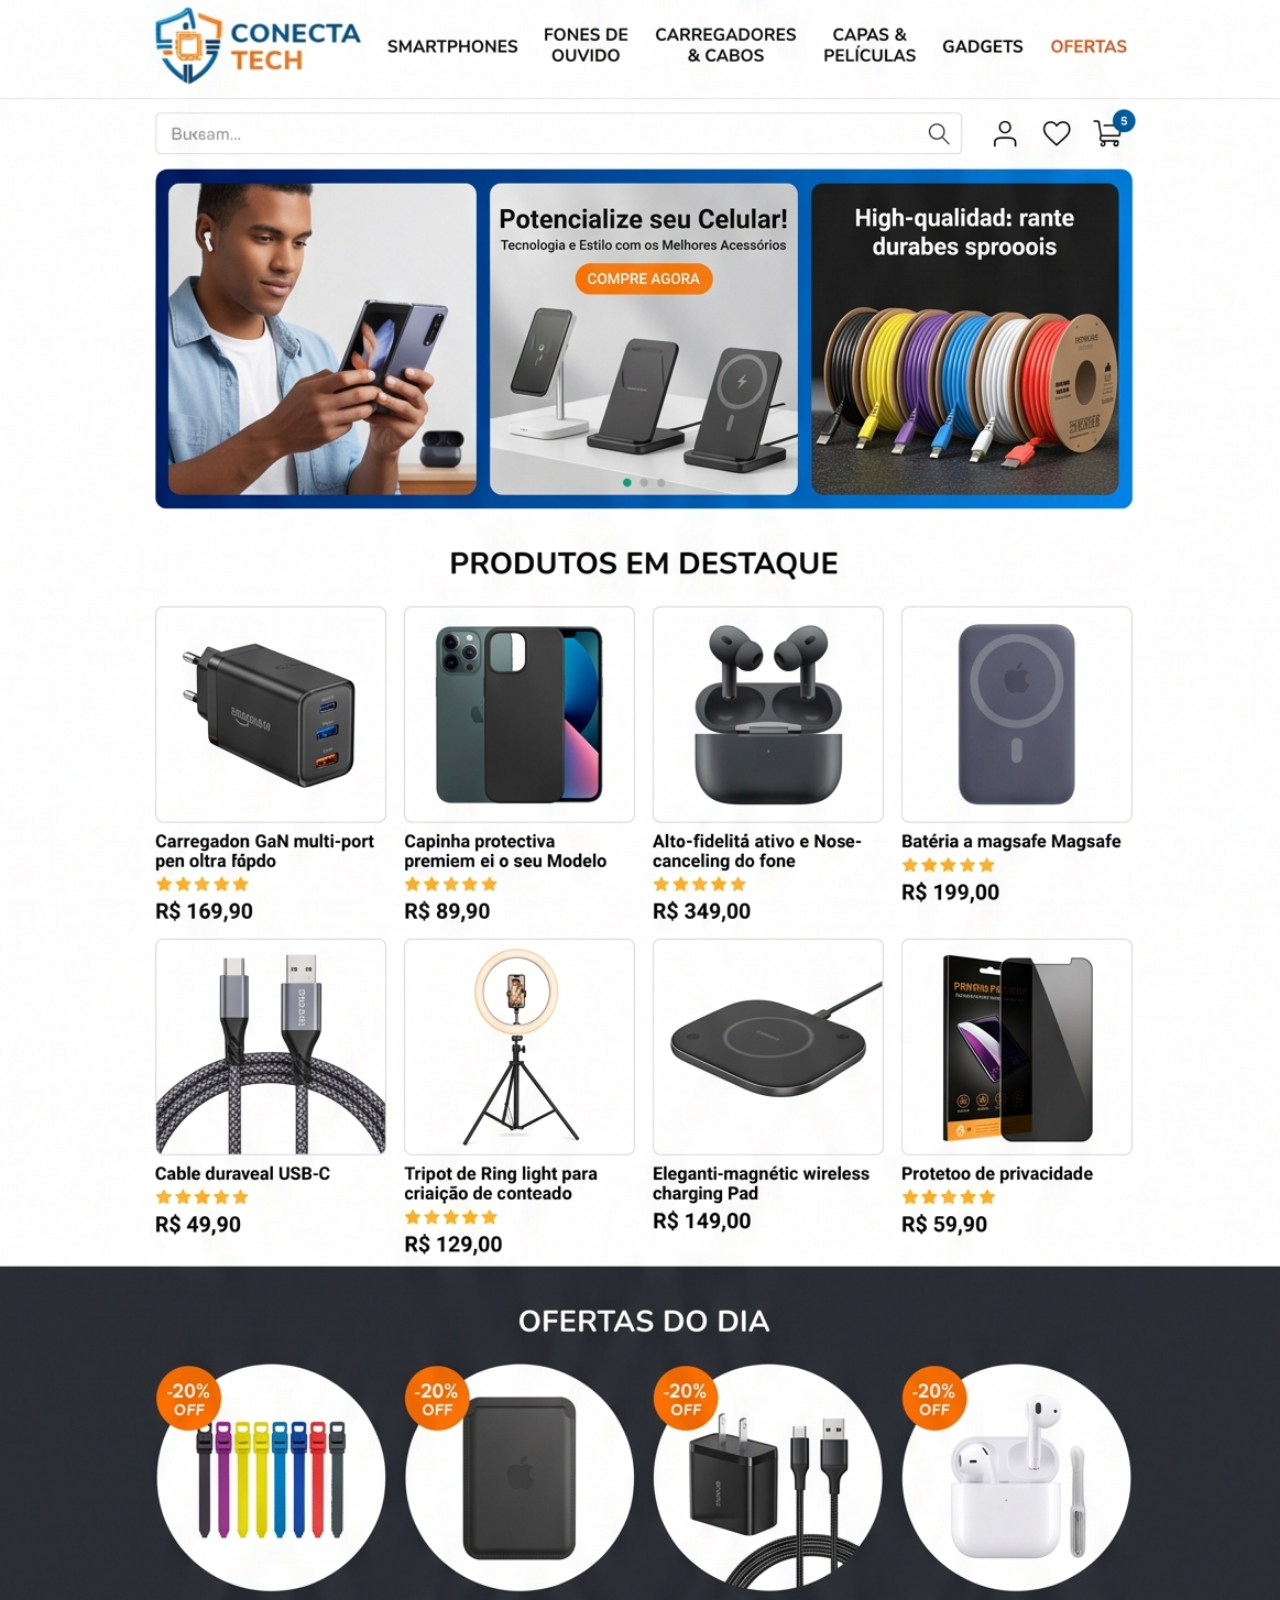
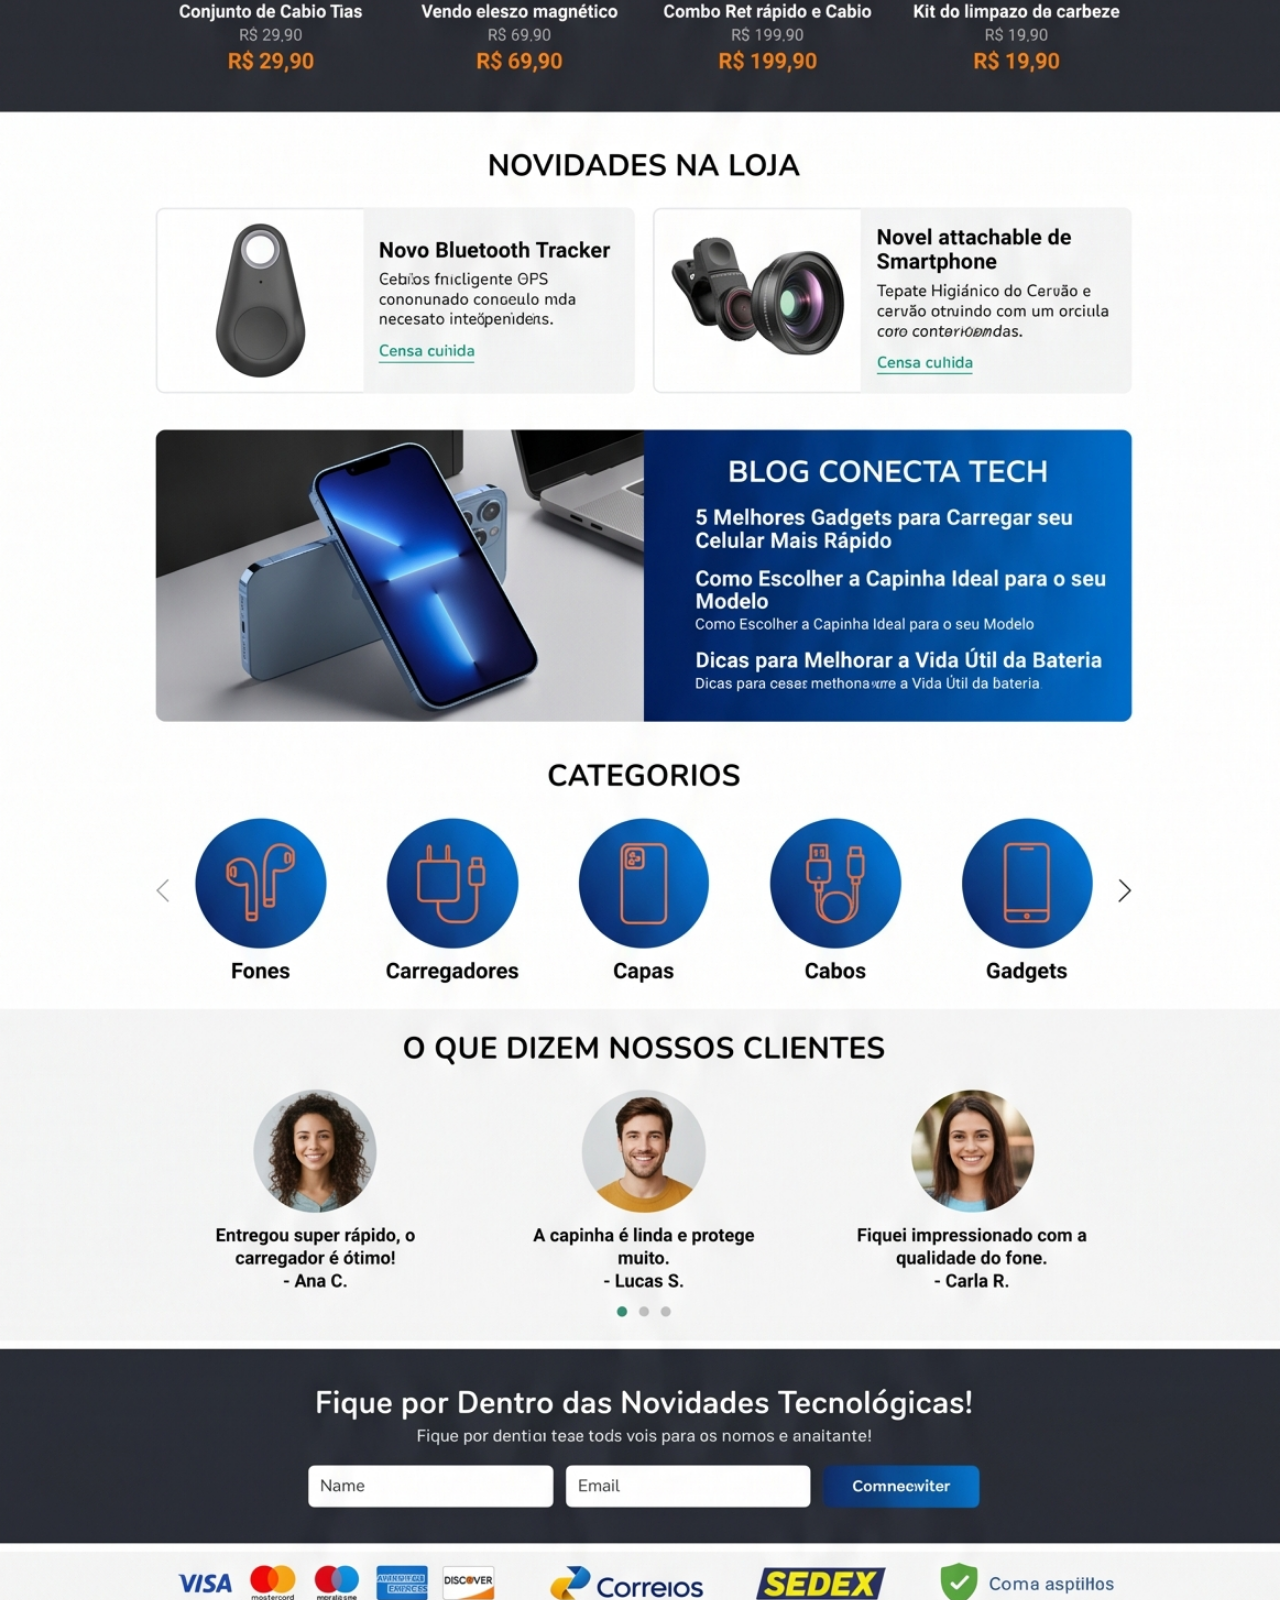
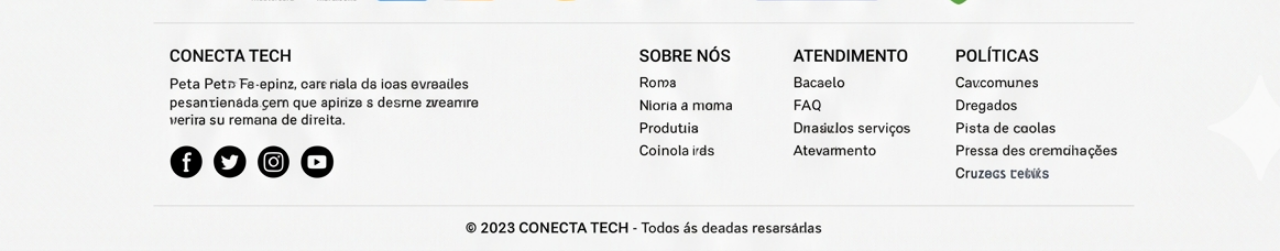
<file: demo-celular.html>
<!DOCTYPE html>
<html lang="pt-BR">
<head>
    <meta charset="UTF-8">
    <meta name="viewport" content="width=device-width, initial-scale=1.0">
    <title>TaOn - Celular</title>
    <style>
        * {
            margin: 0;
            padding: 0;
            box-sizing: border-box;
        }
        html, body {
            width: 100%;
            background-color: #f2f2f2;
            font-family: sans-serif;
            overflow-x: hidden;
            user-select: none;
            scrollbar-width: none; /* Firefox */
        }
        body::-webkit-scrollbar {
            display: none; /* Chrome/Safari */
        }
        .container {
            width: 100%;
            display: block;
        }
        img {
            width: 100%;
            height: auto;
            display: block;
            pointer-events: none;
        }
    </style>
</head>
<body>
    <div class="container">
        <img src="exemplo site de celulares.png" alt="Celular">
    </div>

    <script>
        document.addEventListener('DOMContentLoaded', () => {
            let isDown = false;
            let startY;
            let scrollTop;
            const container = document.documentElement;

            window.addEventListener('mousedown', (e) => {
                isDown = true;
                startY = e.pageY;
                scrollTop = window.pageYOffset || document.documentElement.scrollTop;
                document.body.style.cursor = 'grabbing';
            });

            window.addEventListener('mouseleave', () => {
                isDown = false;
                document.body.style.cursor = 'default';
            });

            window.addEventListener('mouseup', () => {
                isDown = false;
                document.body.style.cursor = 'default';
            });

            window.addEventListener('mousemove', (e) => {
                if (!isDown) return;
                e.preventDefault();
                const y = e.pageY;
                const walk = (y - startY) * 1.5;
                window.scrollTo(0, scrollTop - walk);
            });
        });
    </script>
</body>
</html>
</file>
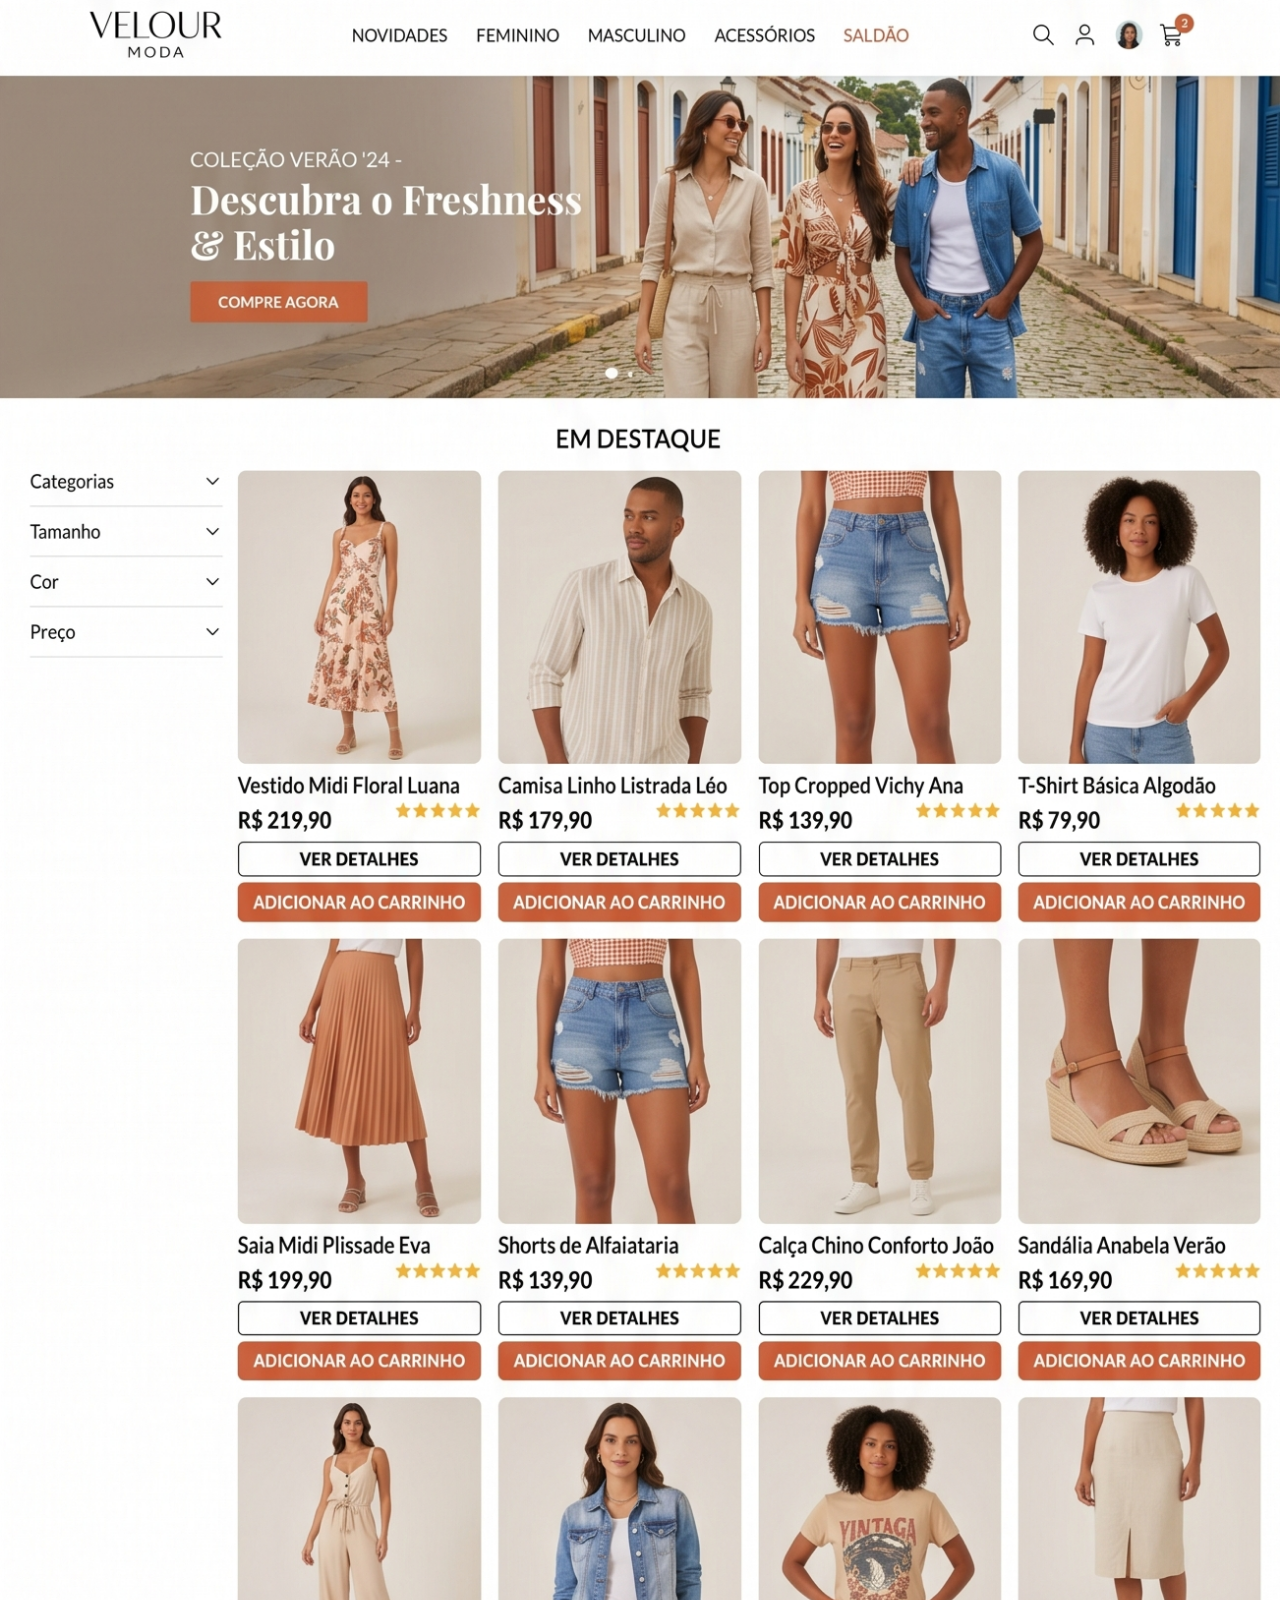
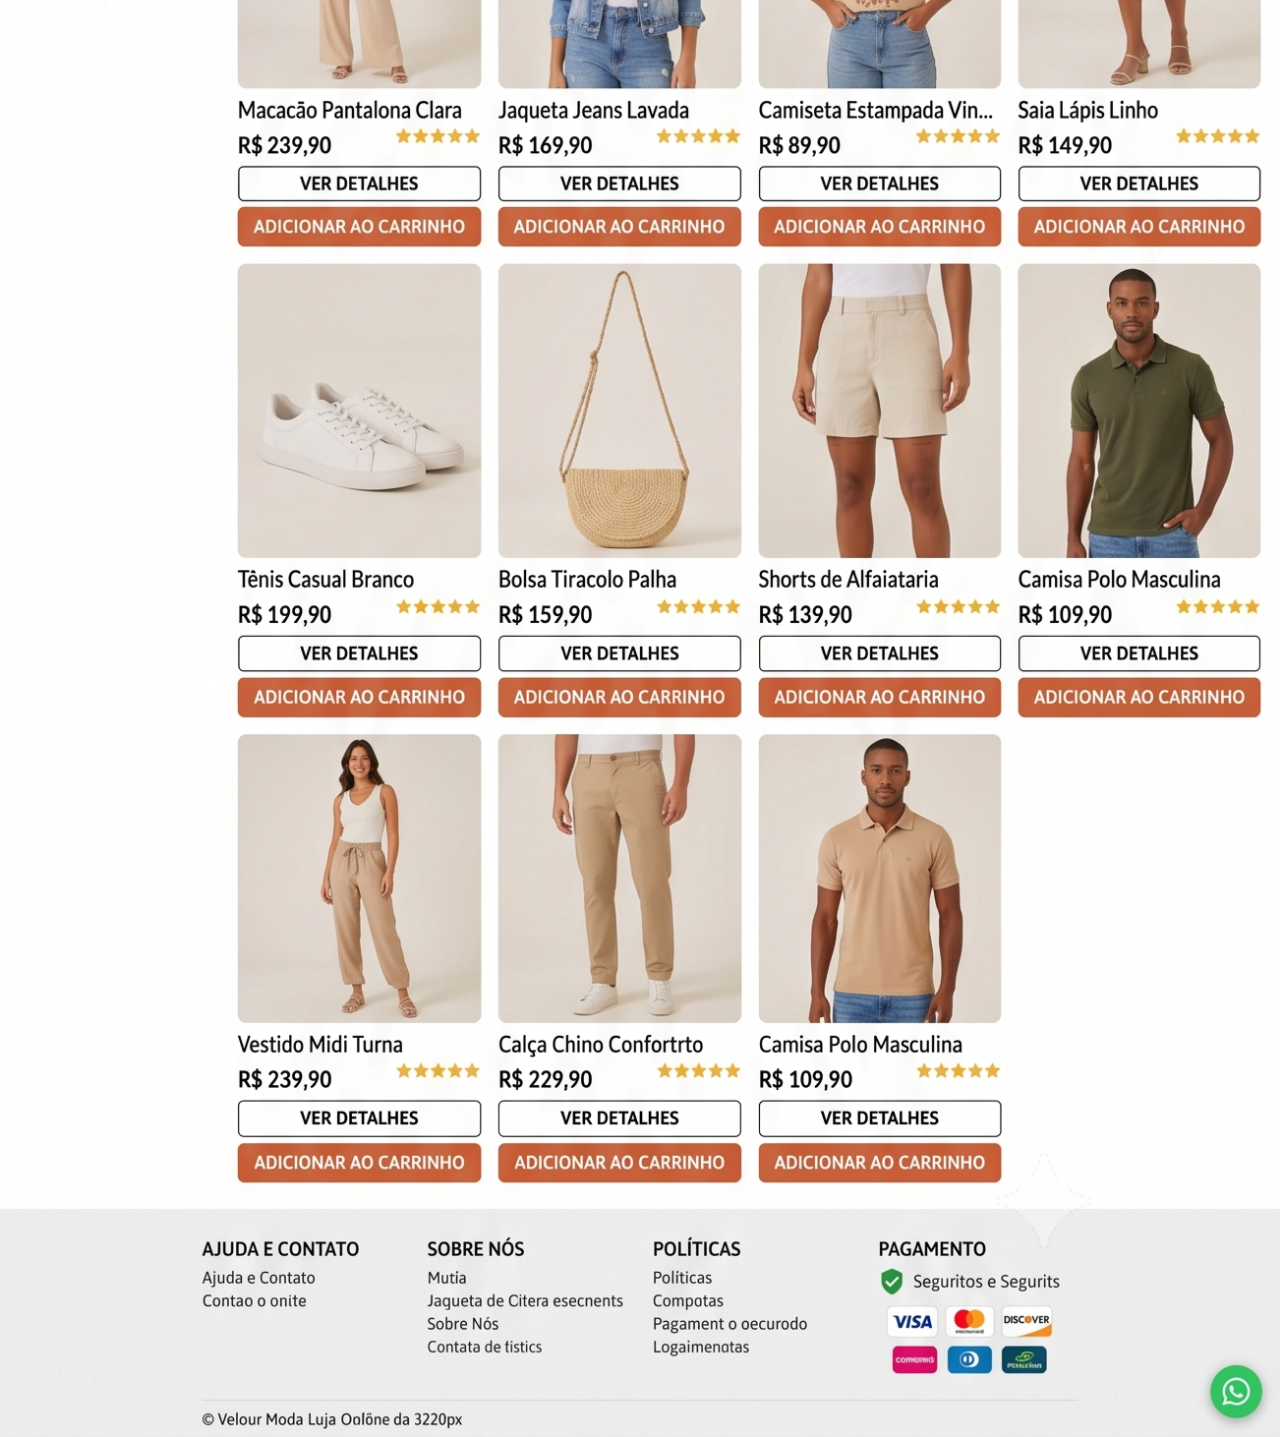
<file: demo-moda.html>
<!DOCTYPE html>
<html lang="pt-BR">
<head>
    <meta charset="UTF-8">
    <meta name="viewport" content="width=device-width, initial-scale=1.0">
    <title>TaOn - Moda</title>
    <style>
        * {
            margin: 0;
            padding: 0;
            box-sizing: border-box;
        }
        html, body {
            width: 100%;
            background-color: #ececee;
            font-family: sans-serif;
            overflow-x: hidden;
            user-select: none;
            scrollbar-width: none; /* Firefox */
        }
        body::-webkit-scrollbar {
            display: none; /* Chrome/Safari */
        }
        .container {
            width: 100%;
            display: block;
        }
        img {
            width: 100%;
            height: auto;
            display: block;
            pointer-events: none;
        }
    </style>
</head>
<body>
    <div class="container">
        <img src="exemplo site moda.png" alt="Moda">
    </div>

    <script>
        document.addEventListener('DOMContentLoaded', () => {
            let isDown = false;
            let startY;
            let scrollTop;
            const container = document.documentElement;

            window.addEventListener('mousedown', (e) => {
                isDown = true;
                startY = e.pageY;
                scrollTop = window.pageYOffset || document.documentElement.scrollTop;
                document.body.style.cursor = 'grabbing';
            });

            window.addEventListener('mouseleave', () => {
                isDown = false;
                document.body.style.cursor = 'default';
            });

            window.addEventListener('mouseup', () => {
                isDown = false;
                document.body.style.cursor = 'default';
            });

            window.addEventListener('mousemove', (e) => {
                if (!isDown) return;
                e.preventDefault();
                const y = e.pageY;
                const walk = (y - startY) * 1.5;
                window.scrollTo(0, scrollTop - walk);
            });
        });
    </script>
</body>
</html>
</file>
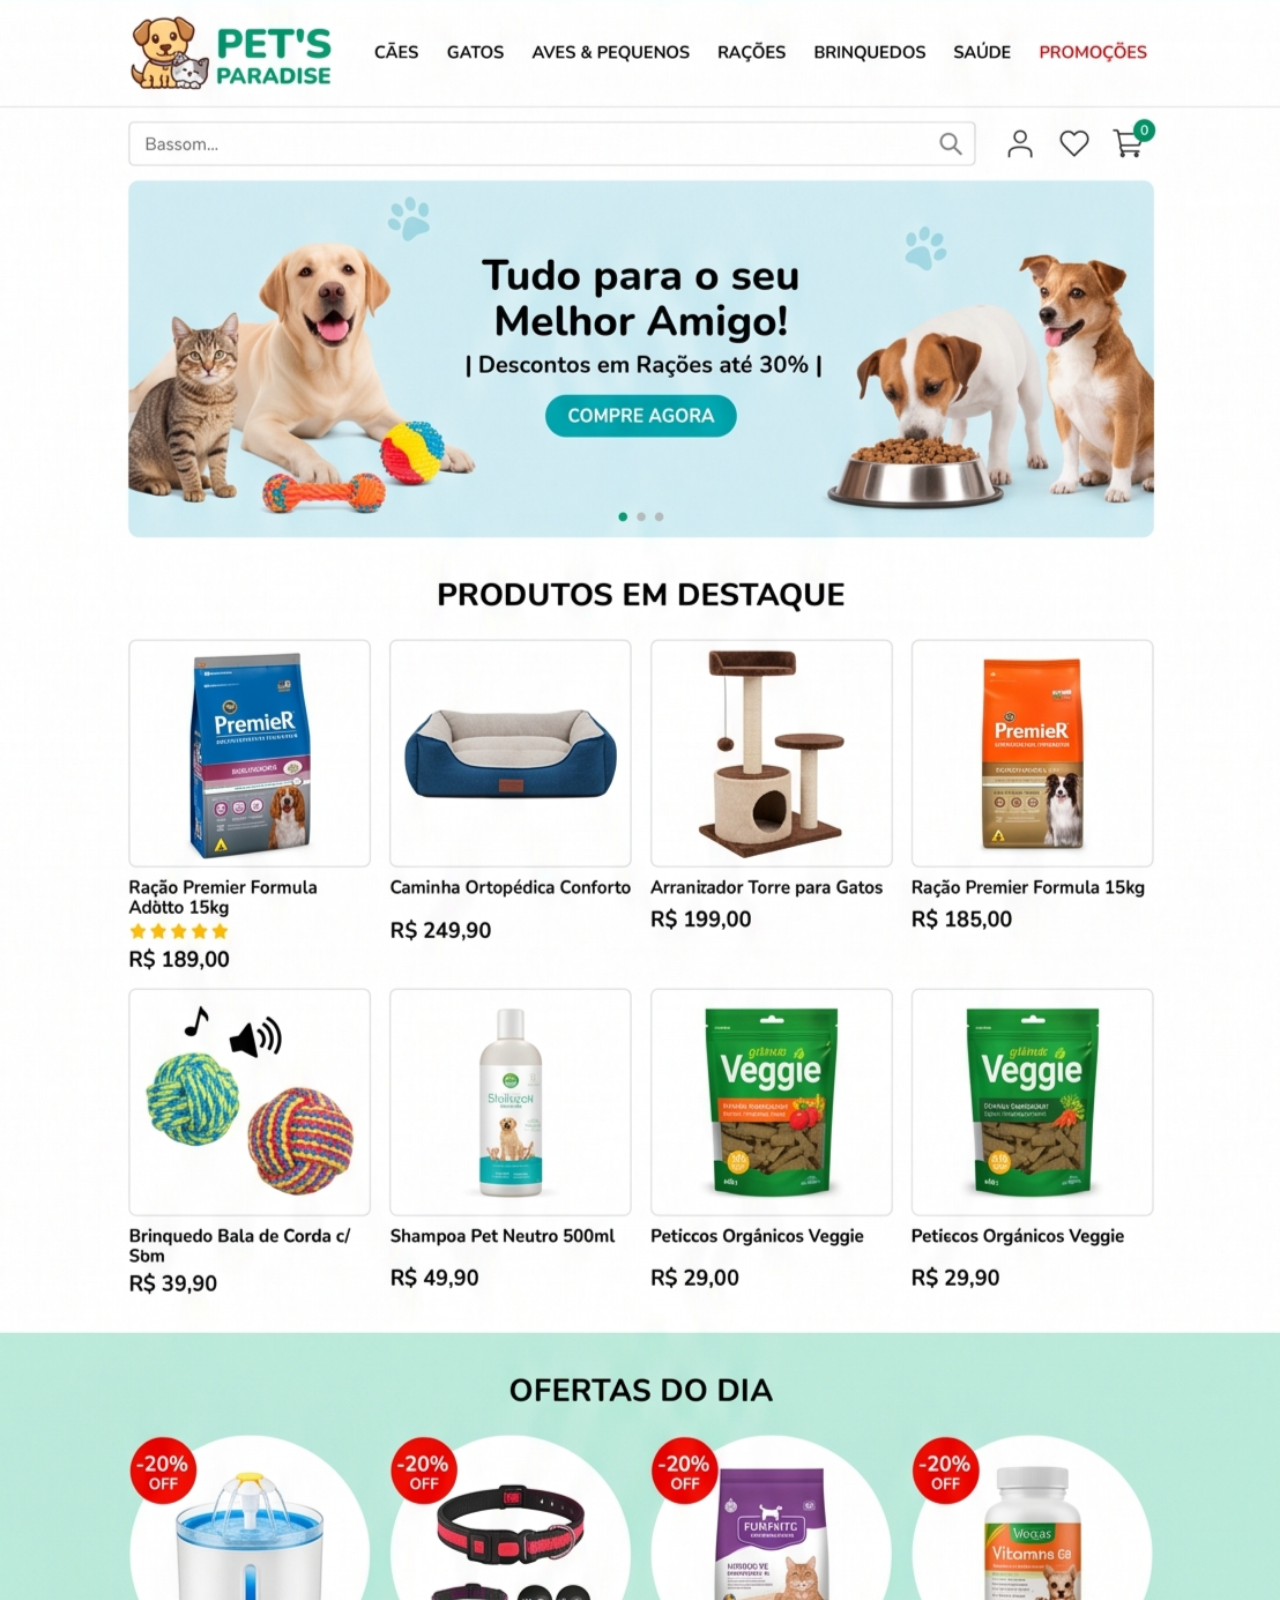
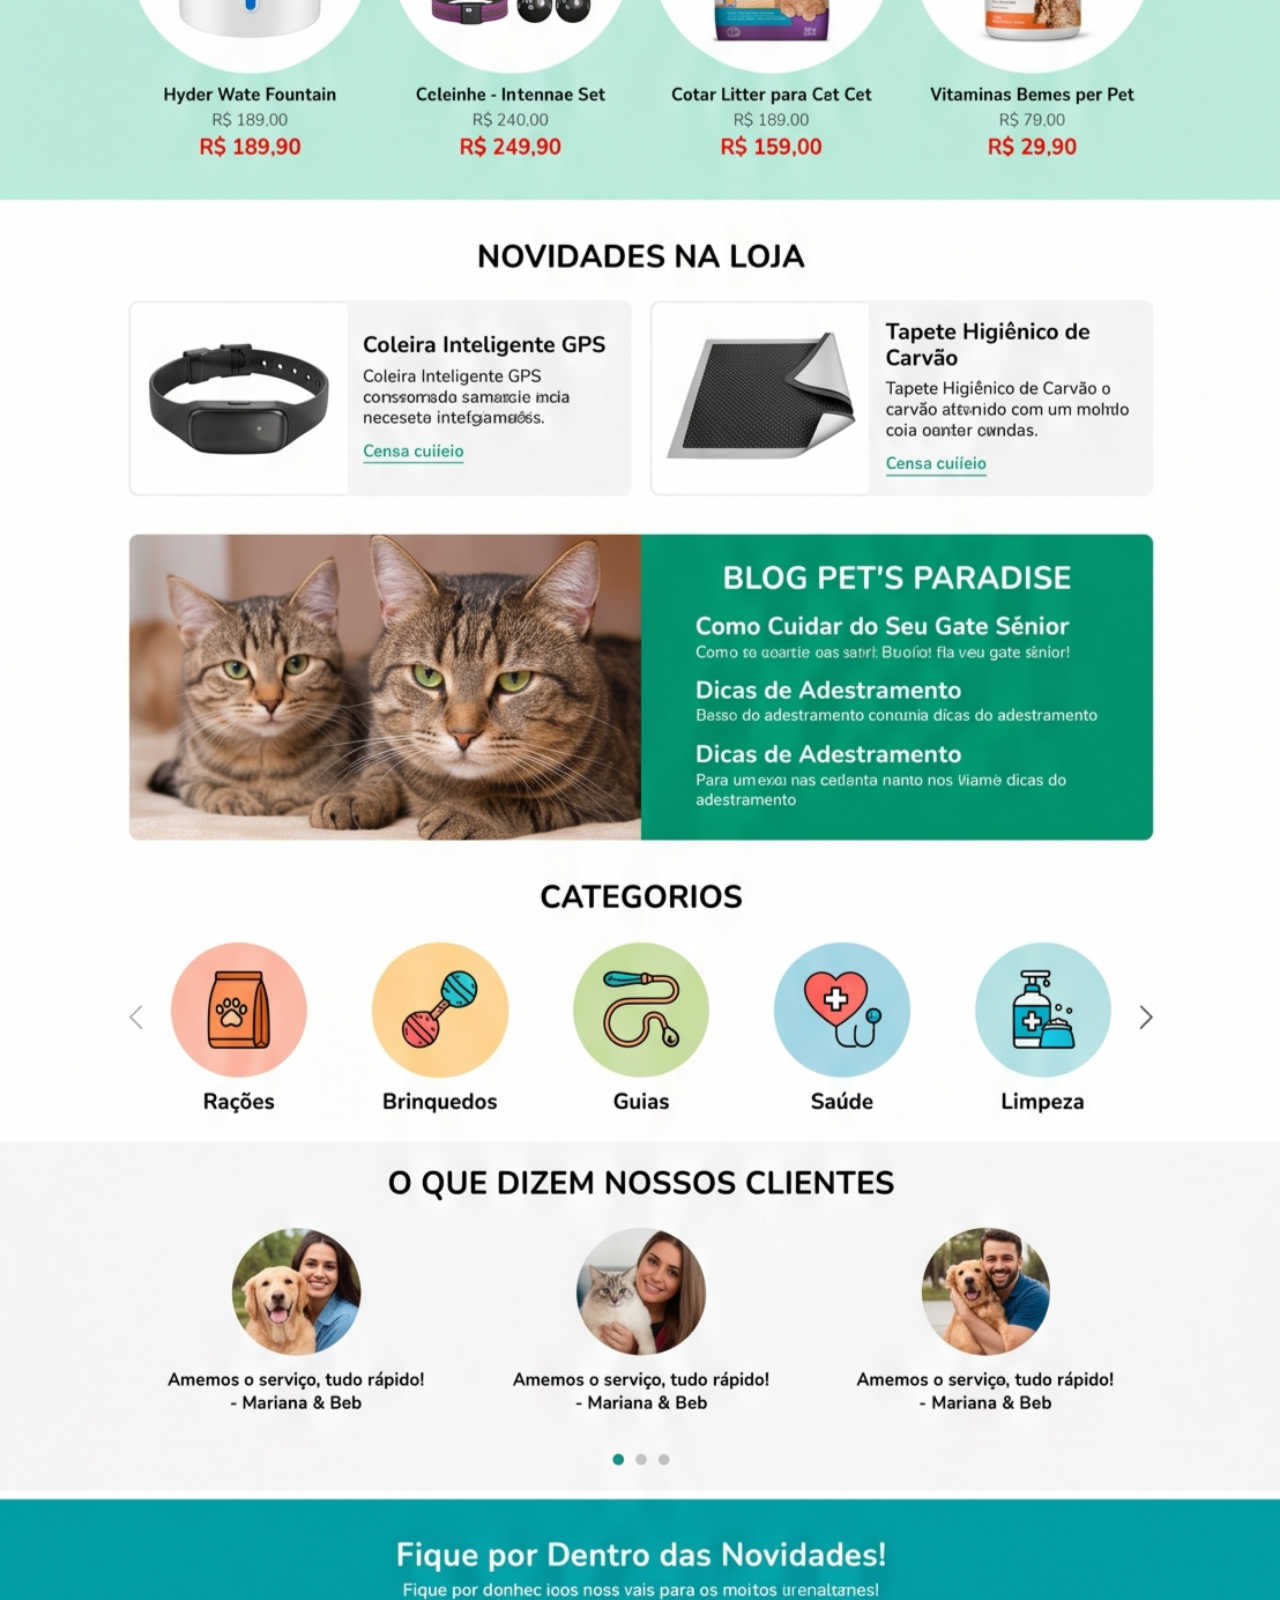
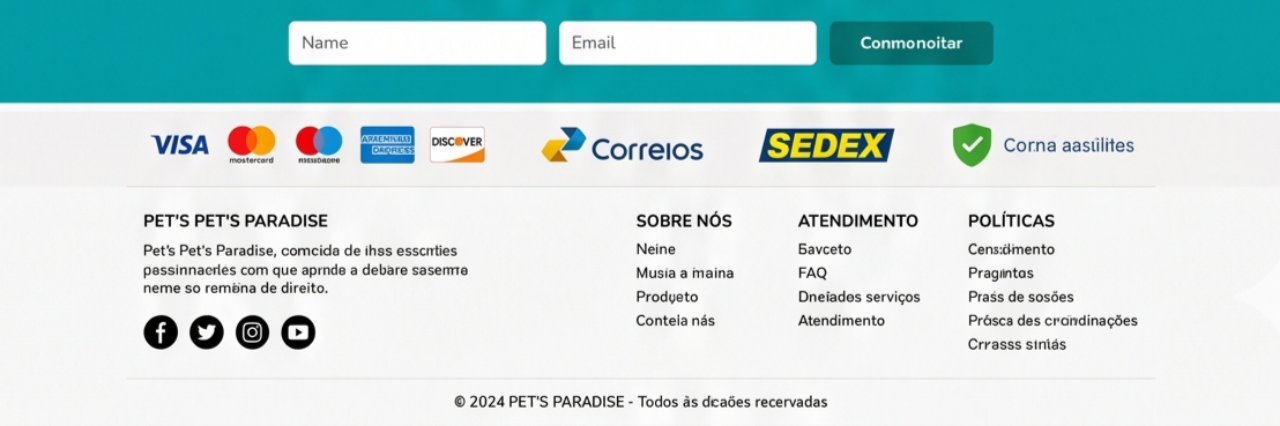
<file: demo-petshop.html>
<!DOCTYPE html>
<html lang="pt-BR">
<head>
    <meta charset="UTF-8">
    <meta name="viewport" content="width=device-width, initial-scale=1.0">
    <title>TaOn - Petshop</title>
    <style>
        * {
            margin: 0;
            padding: 0;
            box-sizing: border-box;
        }
        html, body {
            width: 100%;
            background-color: #f5f7f6;
            font-family: sans-serif;
            overflow-x: hidden;
            user-select: none;
            scrollbar-width: none; /* Firefox */
        }
        body::-webkit-scrollbar {
            display: none; /* Chrome/Safari */
        }
        .container {
            width: 100%;
            display: block;
        }
        img {
            width: 100%;
            height: auto;
            display: block;
            pointer-events: none;
        }
    </style>
</head>
<body>
    <div class="container">
        <img src="exemplo site petshop.png" alt="Petshop">
    </div>

    <script>
        document.addEventListener('DOMContentLoaded', () => {
            let isDown = false;
            let startY;
            let scrollTop;
            const container = document.documentElement;

            window.addEventListener('mousedown', (e) => {
                isDown = true;
                startY = e.pageY;
                scrollTop = window.pageYOffset || document.documentElement.scrollTop;
                document.body.style.cursor = 'grabbing';
            });

            window.addEventListener('mouseleave', () => {
                isDown = false;
                document.body.style.cursor = 'default';
            });

            window.addEventListener('mouseup', () => {
                isDown = false;
                document.body.style.cursor = 'default';
            });

            window.addEventListener('mousemove', (e) => {
                if (!isDown) return;
                e.preventDefault();
                const y = e.pageY;
                const walk = (y - startY) * 1.5;
                window.scrollTo(0, scrollTop - walk);
            });
        });
    </script>
</body>
</html>
</file>
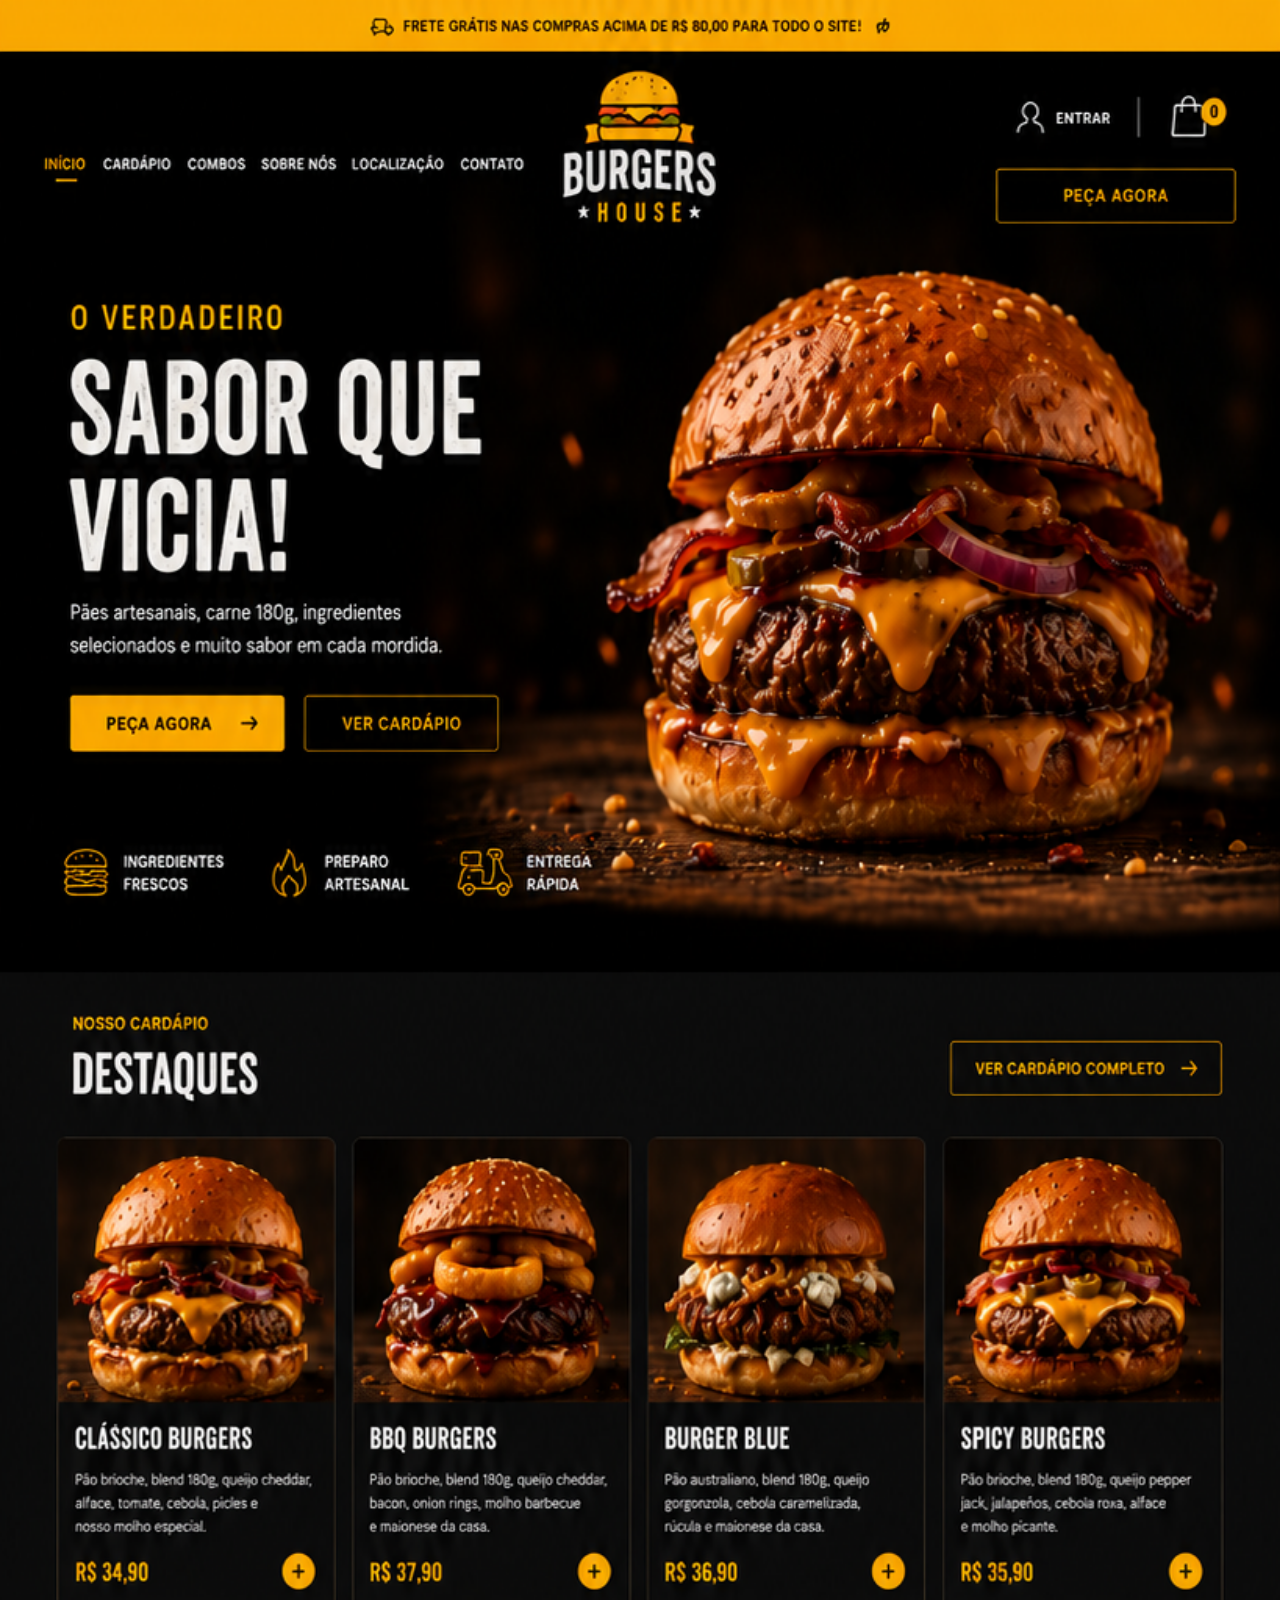
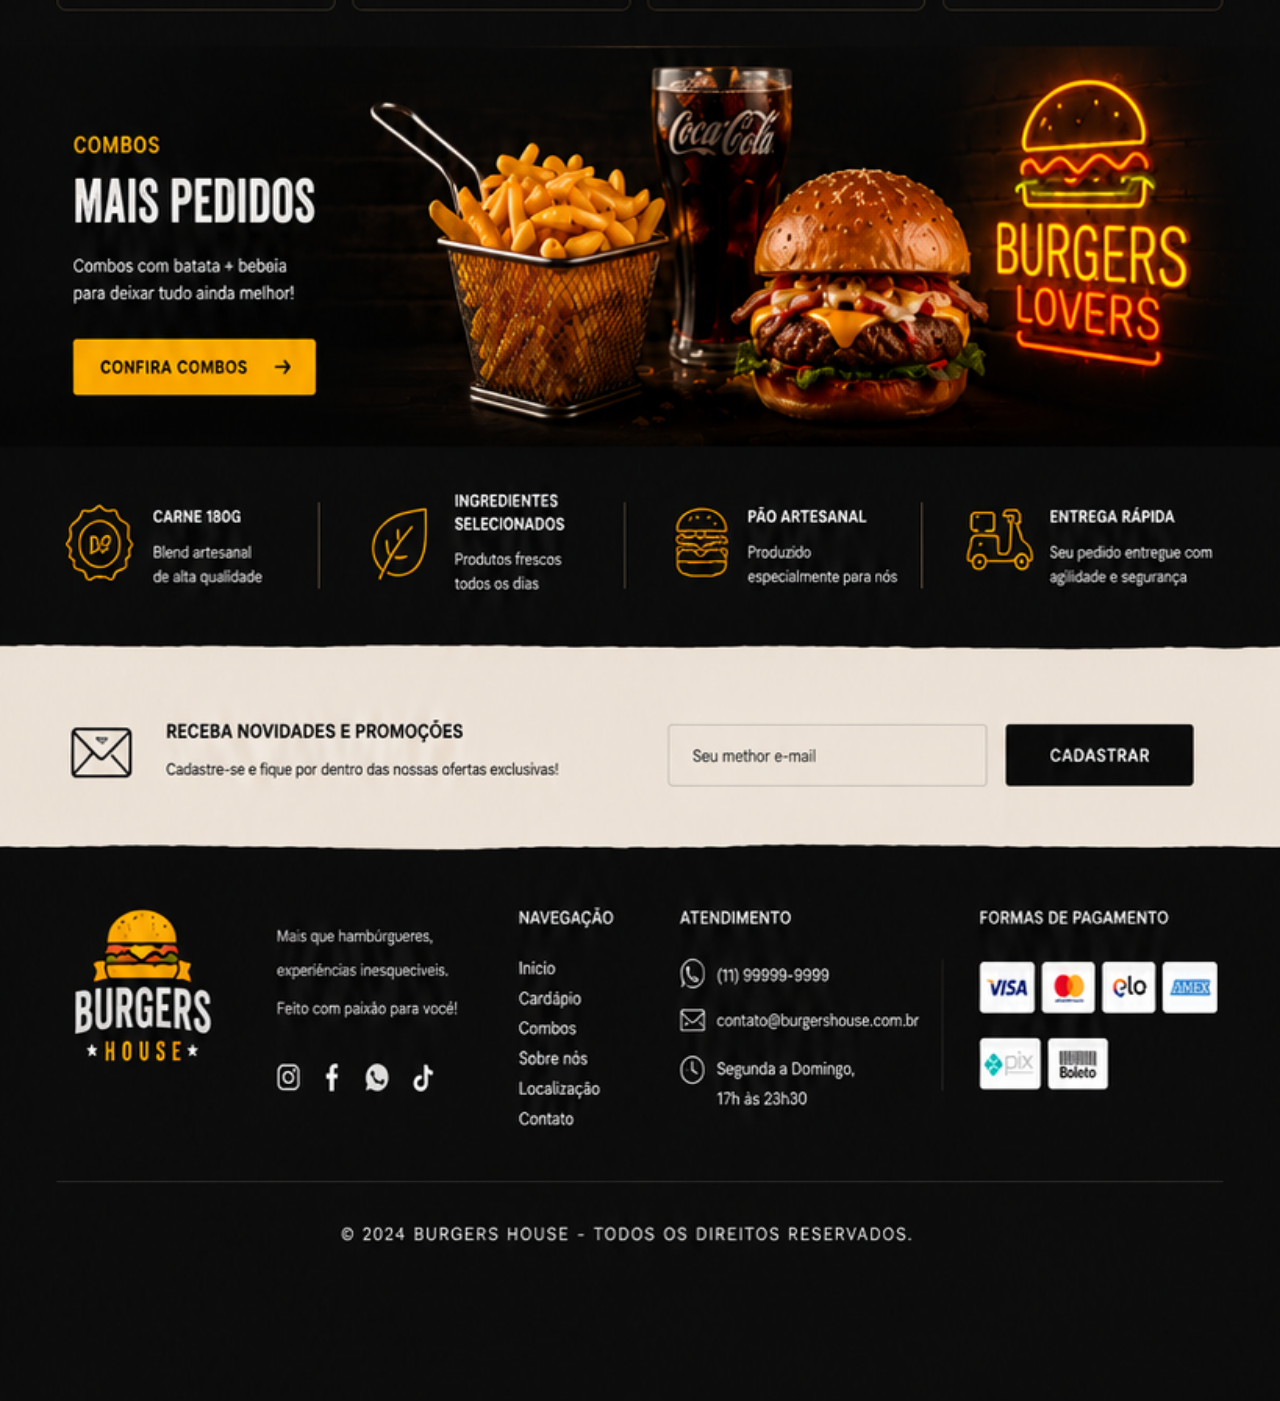
<file: demo-restaurante.html>
<!DOCTYPE html>
<html lang="pt-BR">
<head>
    <meta charset="UTF-8">
    <meta name="viewport" content="width=device-width, initial-scale=1.0">
    <title>TaOn - Restaurante</title>
    <style>
        * {
            margin: 0;
            padding: 0;
            box-sizing: border-box;
        }
        html, body {
            width: 100%;
            background-color: #0e0f0e;
            font-family: sans-serif;
            overflow-x: hidden;
            user-select: none;
            scrollbar-width: none; /* Firefox */
        }
        body::-webkit-scrollbar {
            display: none; /* Chrome/Safari */
        }
        .container {
            width: 100%;
            display: block;
        }
        img {
            width: 100%;
            height: auto;
            display: block;
            pointer-events: none;
        }
    </style>
</head>
<body>
    <div class="container">
        <img src="exemplo site hamburgueria.png" alt="Restaurante">
    </div>

    <script>
        document.addEventListener('DOMContentLoaded', () => {
            let isDown = false;
            let startY;
            let scrollTop;
            const container = document.documentElement;

            window.addEventListener('mousedown', (e) => {
                isDown = true;
                startY = e.pageY;
                scrollTop = window.pageYOffset || document.documentElement.scrollTop;
                document.body.style.cursor = 'grabbing';
            });

            window.addEventListener('mouseleave', () => {
                isDown = false;
                document.body.style.cursor = 'default';
            });

            window.addEventListener('mouseup', () => {
                isDown = false;
                document.body.style.cursor = 'default';
            });

            window.addEventListener('mousemove', (e) => {
                if (!isDown) return;
                e.preventDefault();
                const y = e.pageY;
                const walk = (y - startY) * 1.5;
                window.scrollTo(0, scrollTop - walk);
            });
        });
    </script>
</body>
</html>
</file>
<file: style.css>
/* ==========================================
   SISTEMA DE DESIGN & VARIÁVEIS (PREMIUM TECH)
   ========================================== */
@import url('https://fonts.googleapis.com/css2?family=Inter:wght@300;400;500;600;700&family=Outfit:wght@400;500;600;700;800;900&display=swap');

*, *::before, *::after {
    box-sizing: border-box;
    margin: 0;
    padding: 0;
}

:root {
    --color-bg-space: #07080d;
    --color-card-bg: rgba(18, 20, 29, 0.6);
    --color-card-border: rgba(255, 255, 255, 0.05);
    
    /* Neon Cores */
    --color-primary: #8ce600;       /* Verde Lime TaOn (Logo) */
    --color-secondary: #eefc11;     /* Amarelo/Limão Digital (Logo) */
    --color-accent: #8b5cf6;        /* Roxo Tech */
    --color-whatsapp: #22c55e;
    
    --color-text-white: #ffffff;
    --color-text-light: #e2e8f0;
    --color-text-muted: #64748b;
    --color-text-body: #94a3b8;
    
    --font-heading: 'Outfit', sans-serif;
    --font-body: 'Inter', sans-serif;
    
    --transition-smooth: 0.3s cubic-bezier(0.4, 0, 0.2, 1);
    --transition-bounce: 0.5s cubic-bezier(0.175, 0.885, 0.32, 1.275);
}

html {
    scroll-behavior: smooth;
    overflow-x: hidden;
}

body {
    background-color: var(--color-bg-space);
    color: var(--color-text-light);
    font-family: var(--font-body);
    line-height: 1.6;
    overflow-x: hidden;
}

/* ==========================================
   FUNDOS, GLOWS & GRADE DIGITAL
   ========================================== */
.digital-grid {
    position: fixed;
    inset: 0;
    background-image: 
        radial-gradient(rgba(255, 255, 255, 0.03) 1px, transparent 1px),
        radial-gradient(rgba(140, 230, 0, 0.02) 1.5px, transparent 1.5px);
    background-size: 32px 32px, 64px 64px;
    background-position: 0 0, 16px 16px;
    z-index: -2;
    pointer-events: none;
}

.ambient-glows {
    position: fixed;
    inset: 0;
    z-index: -1;
    pointer-events: none;
    overflow: hidden;
}

.glow-1 {
    position: absolute;
    top: -10%;
    left: -10%;
    width: 60vw;
    height: 60vw;
    background: radial-gradient(circle, rgba(140, 230, 0, 0.08) 0%, transparent 70%);
    transform: translate3d(0,0,0);
    will-change: transform;
}

.glow-2 {
    position: absolute;
    bottom: -10%;
    right: -10%;
    width: 50vw;
    height: 50vw;
    background: radial-gradient(circle, rgba(238, 252, 17, 0.06) 0%, transparent 70%);
    transform: translate3d(0,0,0);
    will-change: transform;
}

.glow-3 {
    position: absolute;
    top: 40%;
    left: 50%;
    transform: translate3d(-50%, -50%, 0);
    width: 70vw;
    height: 40vw;
    background: radial-gradient(circle, rgba(139, 92, 246, 0.04) 0%, transparent 70%);
    will-change: transform;
}

/* ==========================================
   CONTAINERS & BOTÕES
   ========================================== */
.container {
    width: 100%;
    max-width: 1200px;
    margin: 0 auto;
    padding: 0 24px;
}

.btn-primary {
    background: linear-gradient(120deg, var(--color-primary) 0%, var(--color-secondary) 50%, var(--color-primary) 100%);
    background-size: 200% auto;
    animation: shineGradient 6s linear infinite;
    color: #040508;
    font-family: var(--font-heading);
    font-size: 0.95rem;
    font-weight: 700;
    padding: 14px 28px;
    border-radius: 12px;
    border: none;
    cursor: pointer;
    transition: var(--transition-smooth);
    display: inline-flex;
    align-items: center;
    gap: 8px;
    box-shadow: 0 8px 24px -6px rgba(0, 255, 98, 0.4);
    text-decoration: none;
}

.btn-primary:hover {
    transform: translateY(-2px);
    box-shadow: 0 12px 30px -4px rgba(0, 255, 98, 0.6);
    filter: brightness(1.05);
}

.btn-secondary {
    background: rgba(255, 255, 255, 0.03);
    color: var(--color-text-white);
    font-family: var(--font-heading);
    font-size: 0.95rem;
    font-weight: 700;
    padding: 14px 28px;
    border-radius: 12px;
    border: 1px solid rgba(255, 255, 255, 0.08);
    cursor: pointer;
    transition: var(--transition-smooth);
    display: inline-flex;
    align-items: center;
    gap: 8px;
    text-decoration: none;
}

.btn-secondary:hover {
    background: rgba(255, 255, 255, 0.08);
    border-color: rgba(255, 255, 255, 0.2);
    transform: translateY(-2px);
}

/* ==========================================
   MENU SUPERIOR (NAVBAR)
   ========================================== */
.navbar {
    position: fixed;
    top: 0;
    left: 0;
    width: 100%;
    z-index: 1000;
    background: rgba(7, 8, 13, 0.7);
    backdrop-filter: blur(16px);
    border-bottom: 1px solid var(--color-card-border);
    transition: var(--transition-smooth);
}

.navbar.scrolled {
    padding: 10px 0;
    background: rgba(7, 8, 13, 0.9);
    border-bottom-color: rgba(0, 255, 102, 0.1);
}

.nav-container {
    display: flex;
    justify-content: space-between;
    align-items: center;
    height: 80px;
    transition: var(--transition-smooth);
}

.navbar.scrolled .nav-container {
    height: 65px;
}

.nav-logo {
    display: flex;
    align-items: center;
    gap: 12px;
    text-decoration: none;
}

.nav-logo img {
    height: 52px;
    width: auto;
    object-fit: contain;
    transition: var(--transition-smooth);
}

.navbar.scrolled .nav-logo img {
    height: 42px;
}

.nav-logo-text {
    font-family: var(--font-heading);
    font-weight: 900;
    font-size: 1.45rem;
    color: var(--color-text-white);
    letter-spacing: -0.04em;
}

.nav-logo-text span {
    color: var(--color-primary);
    font-weight: 400;
    font-size: 1.3rem;
    margin-left: 2px;
}

.nav-logo-text .power-icon {
    font-size: 0.85em;
    color: var(--color-primary);
    margin: 0 1px;
    vertical-align: -0.02em;
}

.nav-menu {
    display: flex;
    align-items: center;
    gap: 32px;
    list-style: none;
}

.nav-link {
    color: var(--color-text-body);
    font-size: 0.9rem;
    font-weight: 500;
    text-decoration: none;
    transition: var(--transition-smooth);
    position: relative;
}

.nav-link:hover {
    color: var(--color-text-white);
}

.nav-link::after {
    content: '';
    position: absolute;
    bottom: -6px;
    left: 0;
    width: 0;
    height: 2px;
    background: var(--color-primary);
    transition: var(--transition-smooth);
}

.nav-link:hover::after {
    width: 100%;
}

.nav-cta-btn {
    background: linear-gradient(120deg, var(--color-primary) 0%, var(--color-secondary) 50%, var(--color-primary) 100%);
    background-size: 200% auto;
    animation: shineGradient 6s linear infinite;
    color: #040508;
    padding: 10px 20px;
    border-radius: 10px;
    font-family: var(--font-heading);
    font-weight: 700;
    font-size: 0.85rem;
    text-decoration: none;
    transition: var(--transition-smooth);
    border: none;
    box-shadow: 0 4px 12px rgba(0, 255, 98, 0.2);
}

.nav-cta-btn:hover {
    color: #040508;
    transform: translateY(-1px);
    box-shadow: 0 6px 18px rgba(0, 255, 102, 0.4);
    filter: brightness(1.05);
}

.menu-toggle {
    display: none;
    flex-direction: column;
    gap: 6px;
    cursor: pointer;
    background: transparent;
    border: none;
}

.menu-toggle span {
    display: block;
    width: 25px;
    height: 2px;
    background-color: var(--color-text-white);
    transition: var(--transition-smooth);
}

/* ==========================================
   SEÇÃO HERO
   ========================================== */
.hero-section {
    padding-top: 180px;
    padding-bottom: 100px;
    position: relative;
}

.hero-grid {
    display: grid;
    grid-template-cols: 1.1fr 0.9fr;
    gap: 40px;
    align-items: center;
}

.hero-content {
    text-align: left;
}

.hero-badge {
    display: inline-flex;
    align-items: center;
    gap: 8px;
    background: rgba(0, 255, 102, 0.06);
    border: 1px solid rgba(0, 255, 102, 0.15);
    padding: 6px 14px;
    border-radius: 30px;
    color: var(--color-primary);
    font-size: 0.8rem;
    font-weight: 700;
    font-family: var(--font-heading);
    margin-bottom: 24px;
    letter-spacing: 0.02em;
}

.status-dot {
    width: 8px;
    height: 8px;
    background-color: var(--color-primary);
    border-radius: 50%;
    box-shadow: 0 0 10px var(--color-primary);
    animation: pulse 1.5s infinite alternate;
}

.hero-title {
    font-family: var(--font-heading);
    font-size: 3.5rem;
    font-weight: 900;
    line-height: 1.15;
    color: var(--color-text-white);
    letter-spacing: -0.03em;
    margin-bottom: 20px;
}

.gradient-text {
    background: linear-gradient(120deg, var(--color-primary) 0%, var(--color-secondary) 50%, var(--color-primary) 100%);
    background-size: 200% auto;
    -webkit-background-clip: text;
    -webkit-text-fill-color: transparent;
    animation: shineGradient 6s linear infinite;
}

@keyframes shineGradient {
    0% { background-position: 0% center; }
    50% { background-position: 100% center; }
    100% { background-position: 0% center; }
}

.hero-subtitle {
    font-size: 1.1rem;
    color: var(--color-text-body);
    margin-bottom: 36px;
    max-width: 550px;
}

.hero-actions {
    display: flex;
    gap: 16px;
    flex-wrap: wrap;
}

.hero-visual {
    position: relative;
    display: flex;
    justify-content: center;
    align-items: center;
}

/* Ilustração Tech Flutuante */
.hero-tech-circle {
    position: relative;
    width: 320px;
    height: 320px;
    border-radius: 50%;
    background: radial-gradient(circle, rgba(140, 230, 0, 0.1) 0%, transparent 70%);
    border: 1px dashed rgba(140, 230, 0, 0.2);
    animation: rotateTech 20s linear infinite;
    display: flex;
    justify-content: center;
    align-items: center;
}

.hero-tech-inner {
    width: 240px;
    height: 240px;
    border-radius: 50%;
    border: 1px solid rgba(238, 252, 17, 0.15);
    background: rgba(7, 8, 13, 0.5);
    backdrop-filter: blur(8px);
    display: flex;
    justify-content: center;
    align-items: center;
    box-shadow: inset 0 0 30px rgba(0, 229, 255, 0.05);
}

.hero-tech-center {
    display: flex;
    justify-content: center;
    align-items: center;
    animation: floatLogo 4s ease-in-out infinite alternate;
}

.glow-orb {
    width: 70px;
    height: 70px;
    background: radial-gradient(circle, var(--color-primary) 0%, #8ce600 100%);
    border-radius: 50%;
    box-shadow: 0 0 25px var(--color-primary), 0 0 50px rgba(140, 230, 0, 0.4);
    animation: orbPulse 3s ease-in-out infinite alternate;
}

@keyframes orbPulse {
    0% {
        transform: scale(0.9);
        box-shadow: 0 0 20px var(--color-primary), 0 0 40px rgba(140, 230, 0, 0.3);
    }
    100% {
        transform: scale(1.05);
        box-shadow: 0 0 35px var(--color-primary), 0 0 70px rgba(140, 230, 0, 0.6);
    }
}

/* ==========================================
   TÍTULOS DE SEÇÃO
   ========================================== */
.section-header {
    text-align: center;
    max-width: 650px;
    margin: 0 auto 60px auto;
}

.section-tag {
    color: var(--color-secondary);
    font-size: 0.8rem;
    font-weight: 700;
    font-family: var(--font-heading);
    text-transform: uppercase;
    letter-spacing: 0.15em;
    margin-bottom: 12px;
    display: block;
}

.section-title {
    font-family: var(--font-heading);
    font-size: 2.25rem;
    font-weight: 800;
    color: var(--color-text-white);
    letter-spacing: -0.02em;
}

.section {
    padding: 80px 0;
}

/* ==========================================
   SEÇÃO SERVIÇOS (CARDS GLASSMORPH)
   ========================================== */
.services-grid {
    display: grid;
    grid-template-cols: repeat(auto-fit, minmax(250px, 1fr));
    gap: 30px;
}

.service-card {
    background-color: var(--color-card-bg);
    border: 1px solid var(--color-card-border);
    padding: 40px 30px;
    border-radius: 20px;
    transition: var(--transition-smooth);
    text-align: left;
    position: relative;
    overflow: hidden;
}

.service-card::before {
    content: '';
    position: absolute;
    top: 0;
    left: 0;
    width: 100%;
    height: 4px;
    background: linear-gradient(90deg, var(--color-primary), var(--color-secondary));
    transform: scaleX(0);
    transform-origin: left;
    transition: var(--transition-smooth);
}

.service-card:hover {
    transform: translateY(-6px);
    border-color: rgba(140, 230, 0, 0.15);
    background-color: rgba(18, 20, 29, 0.8);
    box-shadow: 0 20px 40px -20px rgba(140, 230, 0, 0.15);
}

.service-card:hover::before {
    transform: scaleX(1);
}

.service-icon {
    font-size: 2.3rem;
    margin-bottom: 24px;
    display: inline-block;
    background: linear-gradient(135deg, var(--color-primary) 0%, var(--color-secondary) 100%);
    -webkit-background-clip: text;
    -webkit-text-fill-color: transparent;
    filter: drop-shadow(0 4px 8px rgba(140, 230, 0, 0.3));
}

.service-card h3 {
    font-family: var(--font-heading);
    font-size: 1.25rem;
    font-weight: 700;
    color: var(--color-text-white);
    margin-bottom: 12px;
}

.service-card p {
    font-size: 0.85rem;
    color: var(--color-text-body);
    line-height: 1.6;
}

/* ==========================================
   SEÇÃO PORTFÓLIO (MOCKUP E TABS)
   ========================================== */
.portfolio-section {
    position: relative;
    padding: 40px 0; /* Compacta a altura vertical do portfólio no desktop */
}

.portfolio-section .section-header {
    margin-bottom: 30px; /* Reduz margem inferior do título no desktop */
}

.portfolio-layout {
    display: flex;
    justify-content: center;
    align-items: center;
    width: 100%;
}

.portfolio-info {
    display: none !important; /* Oculta o menu de categorias para focar somente no celular */
}

.tabs-container {
    display: flex;
    flex-direction: column;
    gap: 12px;
    width: 100%;
    max-width: 320px; /* Menu em formato de sanduíche compacto */
}

.tab-btn {
    background: rgba(255, 255, 255, 0.02);
    border: 1px solid var(--color-card-border);
    padding: 16px 20px;
    border-radius: 12px;
    color: var(--color-text-body);
    font-family: var(--font-heading);
    font-size: 0.95rem;
    font-weight: 600;
    cursor: pointer;
    transition: var(--transition-smooth);
    text-align: left;
    display: flex;
    justify-content: space-between;
    align-items: center;
}

.tab-btn span.tab-icon {
    font-size: 1.2rem;
}

.tab-btn:hover {
    background: rgba(255, 255, 255, 0.05);
    border-color: rgba(255, 255, 255, 0.1);
    color: var(--color-text-white);
}

.tab-btn.active {
    background: linear-gradient(135deg, rgba(0, 255, 102, 0.1) 0%, rgba(0, 229, 255, 0.05) 100%);
    border-color: rgba(0, 255, 102, 0.3);
    color: var(--color-primary);
}

.tab-btn.active::after {
    content: '➔';
    font-size: 0.9rem;
    color: var(--color-primary);
    animation: slideRight 0.3s ease;
}

.demo-card-highlight {
    background: linear-gradient(135deg, rgba(0, 255, 102, 0.05) 0%, rgba(139, 92, 246, 0.03) 100%);
    border: 1px solid rgba(0, 255, 102, 0.2);
    border-radius: 16px;
    padding: 20px;
    margin-top: 30px;
    display: flex;
    justify-content: space-between;
    align-items: center;
    gap: 15px;
}

.demo-card-content h4 {
    font-family: var(--font-heading);
    color: var(--color-text-white);
    font-size: 1rem;
    margin-bottom: 4px;
}

.demo-card-content p {
    font-size: 0.8rem;
    color: var(--color-text-body);
}

.btn-demo-link {
    background: var(--color-primary);
    color: #000;
    font-family: var(--font-heading);
    font-weight: 700;
    font-size: 0.8rem;
    padding: 10px 16px;
    border-radius: 8px;
    text-decoration: none;
    transition: var(--transition-smooth);
    flex-shrink: 0;
}

.btn-demo-link:hover {
    transform: translateY(-1px);
    box-shadow: 0 4px 12px rgba(0, 255, 98, 0.3);
}

/* CSS do Mockup do Smartphone */
.phone-mockup-wrapper {
    display: flex;
    justify-content: center;
    align-items: center;
    position: relative;
    width: 100%;
    max-width: 460px; /* Largura perfeita para conter o celular de 270px e as setas laterais de 48px */
    margin: 70px auto 0 auto; /* Margem superior aumentada para abrir espaço para o indicador e centralização */
}

.phone-nav-btn {
    display: flex;
    justify-content: center;
    align-items: center;
    position: absolute;
    top: 50%;
    transform: translateY(-50%);
    width: 48px;
    height: 48px;
    border-radius: 50%;
    background: rgba(18, 20, 29, 0.7);
    border: 1px solid rgba(255, 255, 255, 0.08);
    color: var(--color-primary);
    font-size: 1.25rem;
    cursor: pointer;
    z-index: 15;
    transition: var(--transition-smooth);
    box-shadow: 0 5px 15px rgba(0, 0, 0, 0.4);
}

.prev-btn {
    left: 0;
}

.next-btn {
    right: 0;
}

.phone-nav-btn:hover {
    background: rgba(18, 20, 29, 0.9);
    border-color: rgba(140, 230, 0, 0.3);
    transform: translateY(-50%) scale(1.08);
}

.phone-nav-btn:active {
    background: var(--color-primary);
    color: #040508;
    transform: translateY(-50%) scale(0.95);
    box-shadow: 0 0 15px var(--color-primary);
}

.phone-category-indicator {
    display: flex;
    justify-content: center;
    align-items: center;
    position: absolute;
    top: -58px; /* Puxado mais para cima para garantir distância no desktop e mobile */
    left: 50%;
    transform: translateX(-50%);
    white-space: nowrap; /* Impede a quebra de linha que faria a caixa expandir para baixo */
    background: rgba(140, 230, 0, 0.08);
    border: 1px solid rgba(140, 230, 0, 0.25);
    padding: 8px 20px;
    border-radius: 30px;
    color: var(--color-primary);
    font-family: var(--font-heading);
    font-weight: 700;
    font-size: 0.9rem;
    box-shadow: 0 4px 15px rgba(0, 0, 0, 0.3), 0 0 10px rgba(140, 230, 0, 0.05);
    backdrop-filter: blur(8px);
    user-select: none;
    z-index: 20;
}

.phone-category-indicator i {
    margin-right: 8px; /* Espaço entre o ícone FontAwesome e o texto */
}

.phone-mockup {
    width: 270px; /* Reduzido de 310px para caber no viewport sem rolagem */
    height: 530px; /* Restaurado para o tamanho real e estético de celular */
    background-color: #000;
    border-radius: 36px;
    padding: 8px;
    box-shadow: 0 25px 50px -12px rgba(0, 0, 0, 0.8), 0 0 30px rgba(0, 255, 102, 0.15);
    border: 3px solid rgba(255, 255, 255, 0.15);
    position: relative;
    z-index: 10;
    transition: var(--transition-smooth);
}

@media (max-width: 850px) {
    .phone-mockup {
        width: 240px;
        height: 470px; /* Restaurado proporcionalmente para tamanho real de celular */
        border-radius: 32px;
    }
    .phone-mockup-wrapper {
        max-width: 420px;
    }
}

/* Notch Dinâmico */
.phone-notch {
    position: absolute;
    top: 14px;
    left: 50%;
    transform: translateX(-50%);
    width: 96px;
    height: 22px;
    background-color: #000;
    border-radius: 12px;
    z-index: 100;
    display: flex;
    align-items: center;
    justify-content: space-between;
    padding: 0 8px;
}

.notch-camera {
    width: 8px;
    height: 8px;
    background-color: #101010;
    border-radius: 50%;
    border: 1.5px solid rgba(255, 255, 255, 0.05);
}

.notch-speaker {
    width: 40px;
    height: 4px;
    background-color: #1a1a1a;
    border-radius: 2px;
}

/* Home Indicator */
.phone-home-indicator {
    position: absolute;
    bottom: 12px;
    left: 50%;
    transform: translateX(-50%);
    width: 100px;
    height: 4px;
    background-color: rgba(255, 255, 255, 0.3);
    border-radius: 2px;
    z-index: 100;
    pointer-events: none;
}

.phone-screen {
    width: 100%;
    height: 100%;
    border-radius: 30px;
    overflow: hidden;
    background-color: #111;
    position: relative;
}

/* Slider de Imagens Interno com Scroll */
.phone-content-slider {
    width: 100%;
    height: 100%;
    position: relative;
}

.phone-slide {
    position: absolute;
    inset: 0;
    opacity: 0;
    transition: opacity 0.5s ease-in-out;
    overflow: hidden; /* O iframe controla a própria rolagem */
}

.phone-slide.active {
    opacity: 1;
    z-index: 5;
}

.portfolio-iframe {
    position: absolute;
    top: 0;
    left: 0;
    width: 100%;
    height: 100%;
    border: none;
    background: transparent;
    display: block;
}

.phone-slide img {
    width: 100%;
    height: auto;
    display: block;
    user-select: none;
    -webkit-user-drag: none;
}

/* ==========================================
   PROVAS SOCIAIS / CASOS REAIS
   ========================================== */
.real-cases-section {
    padding: 100px 0 60px 0;
    position: relative;
    z-index: 10;
}

.case-card-container {
    max-width: 1000px;
    margin: 40px auto 0 auto;
    width: 100%;
}

.case-card {
    background: var(--color-card-bg);
    border: 1px solid var(--color-card-border);
    backdrop-filter: blur(10px);
    -webkit-backdrop-filter: blur(10px);
    border-radius: 20px;
    display: grid;
    grid-template-columns: 1.2fr 1fr;
    overflow: hidden;
    box-shadow: 0 20px 40px rgba(0, 0, 0, 0.3);
    transition: var(--transition-smooth);
}

.case-card:hover {
    border-color: rgba(140, 230, 0, 0.3);
    box-shadow: 0 25px 50px rgba(140, 230, 0, 0.1);
    transform: translateY(-5px);
}

.case-image-side {
    position: relative;
    overflow: hidden;
    display: flex;
    align-items: center;
    background: rgba(0, 0, 0, 0.2);
}

.case-image-side img {
    width: 100%;
    height: 100%;
    object-fit: cover;
    transition: transform 0.5s ease;
}

.case-card:hover .case-image-side img {
    transform: scale(1.03);
}

.case-info-side {
    padding: 45px;
    display: flex;
    flex-direction: column;
    justify-content: center;
}

.case-badge {
    background: rgba(140, 230, 0, 0.08);
    border: 1px solid rgba(140, 230, 0, 0.2);
    color: var(--color-primary);
    padding: 6px 16px;
    border-radius: 30px;
    font-size: 0.8rem;
    font-weight: 700;
    font-family: var(--font-heading);
    letter-spacing: 0.5px;
    text-transform: uppercase;
    align-self: flex-start;
    margin-bottom: 20px;
}

.case-info-side h3 {
    font-family: var(--font-heading);
    font-size: 2.2rem;
    margin-bottom: 15px;
    line-height: 1.2;
    color: var(--color-text-white);
    font-weight: 800;
}

.case-desc {
    color: var(--color-text-body);
    font-size: 0.95rem;
    line-height: 1.6;
    margin-bottom: 25px;
}

.case-highlights {
    display: flex;
    flex-direction: column;
    gap: 12px;
    margin-bottom: 30px;
}

.highlight-item {
    display: flex;
    align-items: center;
    gap: 12px;
    font-size: 0.95rem;
    color: var(--color-text-light);
}

.highlight-item i {
    color: var(--color-primary);
    font-size: 1.1rem;
    width: 18px;
    text-align: center;
}

.btn-visit-case {
    background: var(--color-primary);
    color: #000;
    padding: 14px 28px;
    border-radius: 8px;
    font-size: 0.9rem;
    font-weight: 800;
    font-family: var(--font-heading);
    text-transform: uppercase;
    display: inline-flex;
    align-items: center;
    gap: 10px;
    transition: var(--transition-smooth);
    box-shadow: 0 10px 20px rgba(140, 230, 0, 0.2);
    align-self: flex-start;
}

.btn-visit-case:hover {
    transform: translateY(-2px);
    box-shadow: 0 15px 30px rgba(140, 230, 0, 0.4);
    background: var(--color-secondary);
}

@media (max-width: 992px) {
    .case-card {
        grid-template-columns: 1fr;
    }
    .case-image-side {
        height: 280px;
    }
}

/* ==========================================
   SEÇÃO DIFERENCIAIS
   ========================================== */
.features-grid {
    display: grid;
    grid-template-cols: repeat(auto-fit, minmax(220px, 1fr));
    gap: 30px;
}

.feature-box {
    position: relative;
    background: linear-gradient(135deg, rgba(255, 255, 255, 0.02) 0%, rgba(255, 255, 255, 0.005) 100%);
    border: 1px solid rgba(255, 255, 255, 0.06);
    padding: 32px 26px;
    border-radius: 20px;
    transition: transform 0.4s cubic-bezier(0.175, 0.885, 0.32, 1.275), 
                box-shadow 0.4s ease, 
                border-color 0.4s ease, 
                background 0.4s ease;
    text-align: left;
    box-shadow: 
        0 10px 30px -15px rgba(0, 0, 0, 0.7),
        inset 0 1px 0 rgba(255, 255, 255, 0.1),
        inset 0 -1px 0 rgba(0, 0, 0, 0.5);
    overflow: hidden;
}

.feature-box::before {
    content: '';
    position: absolute;
    inset: 0;
    background: radial-gradient(circle at top left, rgba(140, 230, 0, 0.12), transparent 60%);
    opacity: 0;
    transition: opacity 0.4s ease;
    z-index: 0;
    pointer-events: none;
}

/* Efeito Hover exclusivo para Computador (Desktop) */
@media (hover: hover) {
    .feature-box:hover {
        transform: translateY(-8px) scale(1.015);
        border-color: rgba(140, 230, 0, 0.3);
        background: linear-gradient(135deg, rgba(255, 255, 255, 0.04) 0%, rgba(255, 255, 255, 0.015) 100%);
        box-shadow: 
            0 20px 40px -10px rgba(0, 0, 0, 0.8),
            0 0 20px rgba(140, 230, 0, 0.12),
            inset 0 1px 0 rgba(255, 255, 255, 0.2),
            inset 0 -1px 0 rgba(0, 0, 0, 0.3);
    }

    .feature-box:hover::before {
        opacity: 1;
    }

    .feature-box:hover .feature-num {
        -webkit-text-stroke: 1.5px var(--color-primary);
        filter: drop-shadow(0 0 8px rgba(140, 230, 0, 0.5));
        transform: scale(1.05);
    }

    .feature-box:hover .feature-icon-wrapper {
        background: rgba(140, 230, 0, 0.08);
        border-color: rgba(140, 230, 0, 0.25);
        color: var(--color-primary);
        transform: rotate(-10deg) scale(1.08);
        box-shadow: 
            0 8px 16px rgba(140, 230, 0, 0.15), 
            inset 0 1px 0 rgba(255, 255, 255, 0.15);
    }

    .feature-box:hover h4 {
        color: var(--color-primary);
    }

    .feature-box:hover p {
        color: var(--color-text-light);
    }
}

/* Feedback de Toque para Celular (Mobile Active) */
@media (hover: none) {
    .feature-box:active {
        transform: scale(0.97);
        border-color: rgba(140, 230, 0, 0.2);
        box-shadow: 0 5px 15px rgba(0, 0, 0, 0.5);
        transition: transform 0.1s ease;
    }
}

.feature-header,
.feature-box h4,
.feature-box p {
    position: relative;
    z-index: 2;
}

.feature-header {
    display: flex;
    justify-content: space-between;
    align-items: center;
    margin-bottom: 20px;
}

.feature-num {
    font-family: var(--font-heading);
    font-size: 2.4rem;
    font-weight: 900;
    color: transparent;
    -webkit-text-stroke: 1.5px rgba(255, 255, 255, 0.15);
    line-height: 1;
    transition: var(--transition-bounce);
}

.feature-icon-wrapper {
    width: 46px;
    height: 46px;
    border-radius: 12px;
    background: rgba(255, 255, 255, 0.02);
    border: 1px solid rgba(255, 255, 255, 0.06);
    display: flex;
    justify-content: center;
    align-items: center;
    color: rgba(255, 255, 255, 0.4);
    font-size: 1.2rem;
    transition: var(--transition-bounce);
    box-shadow: inset 0 1px 0 rgba(255, 255, 255, 0.05);
}

.feature-box h4 {
    font-family: var(--font-heading);
    font-size: 1.1rem;
    font-weight: 700;
    color: var(--color-text-white);
    margin-bottom: 10px;
    transition: color 0.3s ease;
}

.feature-box p {
    font-size: 0.825rem;
    line-height: 1.6;
    color: var(--color-text-body);
    transition: color 0.3s ease;
}

/* ==========================================
   SEÇÃO PLANOS & INVESTIMENTO
   ========================================== */
.pricing-grid {
    display: grid;
    grid-template-cols: repeat(auto-fit, minmax(280px, 1fr));
    gap: 30px;
    max-width: 850px;
    margin: 0 auto;
    width: 100%;
}

.pricing-card {
    position: relative;
    background: linear-gradient(135deg, rgba(255, 255, 255, 0.03) 0%, rgba(255, 255, 255, 0.008) 100%);
    border: 1px solid rgba(255, 255, 255, 0.08);
    border-radius: 24px;
    padding: 36px 28px;
    display: flex;
    flex-direction: column;
    justify-content: space-between;
    transition: var(--transition-smooth);
    box-shadow: 0 15px 35px -15px rgba(0, 0, 0, 0.6);
}

.pricing-card:hover {
    transform: translateY(-8px);
    border-color: rgba(0, 255, 102, 0.3);
    box-shadow: 0 20px 45px -10px rgba(0, 255, 102, 0.15);
}

.pricing-card.featured {
    background: linear-gradient(135deg, rgba(0, 255, 102, 0.05) 0%, rgba(140, 230, 0, 0.02) 100%);
    border: 1.5px solid rgba(0, 255, 102, 0.4);
    box-shadow: 0 20px 50px -15px rgba(0, 255, 102, 0.25);
}

.pricing-badge {
    position: absolute;
    top: -14px;
    left: 50%;
    transform: translateX(-50%);
    background: linear-gradient(135deg, var(--color-primary) 0%, #00d455 100%);
    color: #000;
    font-family: var(--font-heading);
    font-size: 0.75rem;
    font-weight: 800;
    padding: 5px 16px;
    border-radius: 20px;
    text-transform: uppercase;
    letter-spacing: 0.06em;
    box-shadow: 0 4px 15px rgba(0, 255, 102, 0.4);
    white-space: nowrap;
}

.pricing-header h3 {
    font-family: var(--font-heading);
    font-size: 1.4rem;
    font-weight: 800;
    color: var(--color-text-white);
    margin-bottom: 8px;
}

.pricing-header p {
    font-size: 0.85rem;
    color: var(--color-text-body);
    margin-bottom: 20px;
}

.pricing-price {
    display: flex;
    align-items: baseline;
    gap: 4px;
    margin-bottom: 24px;
    padding-bottom: 20px;
    border-bottom: 1px solid rgba(255, 255, 255, 0.08);
}

.pricing-price .currency {
    font-size: 1.2rem;
    font-weight: 700;
    color: var(--color-primary);
}

.pricing-price .amount {
    font-family: var(--font-heading);
    font-size: 2.8rem;
    font-weight: 900;
    color: var(--color-text-white);
    line-height: 1;
}

.pricing-price .period {
    font-size: 0.8rem;
    color: var(--color-text-muted);
    margin-left: 4px;
}

.pricing-features {
    list-style: none;
    display: flex;
    flex-direction: column;
    gap: 14px;
    margin-bottom: 30px;
}

.pricing-features li {
    display: flex;
    align-items: center;
    gap: 10px;
    font-size: 0.875rem;
    color: var(--color-text-body);
}

.pricing-features li i {
    color: var(--color-primary);
    font-size: 0.95rem;
}

.btn-pricing {
    background: rgba(255, 255, 255, 0.05);
    border: 1px solid rgba(255, 255, 255, 0.15);
    color: var(--color-text-white);
    font-family: var(--font-heading);
    font-weight: 700;
    font-size: 0.95rem;
    padding: 14px 24px;
    border-radius: 12px;
    text-decoration: none;
    text-align: center;
    transition: var(--transition-smooth);
    display: block;
}

.btn-pricing:hover {
    background: rgba(255, 255, 255, 0.12);
    border-color: rgba(255, 255, 255, 0.3);
    transform: translateY(-2px);
}

.pricing-card.featured .btn-pricing {
    background: linear-gradient(135deg, var(--color-primary) 0%, #00d455 100%);
    color: #000;
    border: none;
    box-shadow: 0 6px 20px rgba(0, 255, 102, 0.35);
}

.pricing-card.featured .btn-pricing:hover {
    box-shadow: 0 10px 28px rgba(0, 255, 102, 0.55);
    filter: brightness(1.08);
}

/* ==========================================
   SEÇÃO FAQ (CARD ACCORDION - DESIGN 3D)
   ========================================== */
.faq-accordion {
    max-width: 750px;
    margin: 0 auto;
    display: flex;
    flex-direction: column;
    gap: 16px;
}

.faq-card {
    position: relative;
    background: linear-gradient(135deg, rgba(255, 255, 255, 0.02) 0%, rgba(255, 255, 255, 0.005) 100%);
    border: 1px solid rgba(255, 255, 255, 0.06);
    padding: 24px 28px;
    border-radius: 20px;
    transition: transform 0.4s cubic-bezier(0.175, 0.885, 0.32, 1.275), 
                box-shadow 0.4s ease, 
                border-color 0.4s ease, 
                background 0.4s ease;
    text-align: left;
    box-shadow: 
        0 10px 30px -15px rgba(0, 0, 0, 0.7),
        inset 0 1px 0 rgba(255, 255, 255, 0.1),
        inset 0 -1px 0 rgba(0, 0, 0, 0.5);
    overflow: hidden;
}

.faq-card::before {
    content: '';
    position: absolute;
    inset: 0;
    background: radial-gradient(circle at top left, rgba(140, 230, 0, 0.12), transparent 60%);
    opacity: 0;
    transition: opacity 0.4s ease;
    z-index: 0;
    pointer-events: none;
}

/* Efeitos Hover exclusivos para Computadores (Desktop) */
@media (hover: hover) {
    .faq-card:hover {
        transform: translateY(-5px) scale(1.005);
        border-color: rgba(140, 230, 0, 0.3);
        background: linear-gradient(135deg, rgba(255, 255, 255, 0.04) 0%, rgba(255, 255, 255, 0.015) 100%);
        box-shadow: 
            0 20px 40px -10px rgba(0, 0, 0, 0.8),
            0 0 20px rgba(140, 230, 0, 0.12),
            inset 0 1px 0 rgba(255, 255, 255, 0.2),
            inset 0 -1px 0 rgba(0, 0, 0, 0.3);
    }
    
    .faq-card:hover::before {
        opacity: 1;
    }
    
    .faq-card:hover .faq-q-icon {
        color: var(--color-primary);
        filter: drop-shadow(0 0 6px rgba(140, 230, 0, 0.6));
    }
    
    .faq-card:hover .faq-question-title h3 {
        color: var(--color-primary);
    }
    
    .faq-card:hover .faq-toggle-icon {
        color: var(--color-primary);
    }
}

/* Feedback de Toque para Celular (Mobile Active) */
@media (hover: none) {
    .faq-card:active {
        transform: scale(0.98);
        border-color: rgba(140, 230, 0, 0.2);
        box-shadow: 0 5px 15px rgba(0, 0, 0, 0.5);
        transition: transform 0.1s ease;
    }
}

.faq-card.active {
    border-color: rgba(140, 230, 0, 0.35);
    background: linear-gradient(135deg, rgba(255, 255, 255, 0.04) 0%, rgba(255, 255, 255, 0.01) 100%);
    box-shadow: 
        0 15px 30px -10px rgba(0, 0, 0, 0.7),
        0 0 20px rgba(140, 230, 0, 0.15),
        inset 0 1px 0 rgba(255, 255, 255, 0.2),
        inset 0 -1px 0 rgba(0, 0, 0, 0.4);
}

.faq-card.active::before {
    opacity: 1;
}

.faq-header-btn {
    width: 100%;
    background: transparent;
    border: none;
    display: flex;
    justify-content: space-between;
    align-items: center;
    gap: 15px;
    padding: 0;
    cursor: pointer;
    text-align: left;
    position: relative;
    z-index: 2;
}

.faq-question-title {
    display: flex;
    align-items: center;
    gap: 12px;
}

.faq-q-icon {
    font-size: 1.15rem;
    color: rgba(255, 255, 255, 0.25);
    transition: color 0.3s ease, filter 0.3s ease;
    display: flex;
    align-items: center;
}

.faq-card.active .faq-q-icon {
    color: var(--color-primary);
    filter: drop-shadow(0 0 6px rgba(140, 230, 0, 0.6));
}

.faq-question-title h3 {
    font-family: var(--font-heading);
    font-size: 1.05rem;
    font-weight: 600;
    color: var(--color-text-white);
    transition: color 0.3s ease;
    line-height: 1.4;
}

.faq-card.active .faq-question-title h3 {
    color: var(--color-primary);
}

.faq-toggle-icon {
    font-size: 0.85rem;
    color: rgba(255, 255, 255, 0.3);
    transition: transform 0.3s ease, color 0.3s ease;
    display: flex;
    align-items: center;
}

.faq-card.active .faq-toggle-icon {
    color: var(--color-primary);
}

.faq-card.active .faq-toggle-icon {
    transform: rotate(180deg);
}

.faq-body {
    max-height: 0;
    overflow: hidden;
    transition: max-height 0.4s cubic-bezier(0.4, 0, 0.2, 1), opacity 0.3s ease;
    opacity: 0;
    position: relative;
    z-index: 2;
}

.faq-card.active .faq-body {
    max-height: 250px;
    opacity: 1;
}

.faq-answer-content {
    padding-top: 16px;
    padding-left: 30px;
}

.faq-answer-content p {
    font-size: 0.85rem;
    color: var(--color-text-body);
    line-height: 1.6;
}

/* ==========================================
   SEÇÃO ORÇAMENTO & FORMULÁRIO
   ========================================== */
#orcamento {
    padding-bottom: 25px;
}

.budget-container {
    max-width: 800px;
    margin: 0 auto;
    background-color: var(--color-card-bg);
    border: 1px solid var(--color-card-border);
    border-radius: 24px;
    padding: 40px;
    box-shadow: 0 20px 50px -15px rgba(0, 0, 0, 0.5);
}

.budget-form {
    display: flex;
    flex-direction: column;
    gap: 20px;
}

.form-grid {
    display: grid;
    grid-template-cols: 1fr 1fr;
    gap: 20px;
}

.form-group {
    display: flex;
    flex-direction: column;
    gap: 8px;
    text-align: left;
}

.form-group label {
    font-size: 0.75rem;
    font-weight: 700;
    color: var(--color-primary); /* Fallback para navegadores antigos */
    background: linear-gradient(90deg, var(--color-primary) 0%, var(--color-secondary) 100%);
    -webkit-background-clip: text;
    -webkit-text-fill-color: transparent;
    display: inline-block;
    text-transform: uppercase;
    letter-spacing: 0.05em;
    padding-left: 2px;
}

.form-group input,
.form-group select,
.form-group textarea {
    background-color: rgba(255, 255, 255, 0.02);
    border: 1px solid rgba(255, 255, 255, 0.08);
    border-radius: 12px;
    padding: 14px 16px;
    color: var(--color-text-white);
    font-family: var(--font-body);
    font-size: 0.9rem;
    outline: none;
    transition: var(--transition-smooth);
    width: 100%;
}

.form-group input::placeholder,
.form-group textarea::placeholder {
    color: rgba(255, 255, 255, 0.15);
}

.form-group select option {
    background-color: var(--color-bg-space);
    color: var(--color-text-white);
}

.form-group input:focus,
.form-group select:focus,
.form-group textarea:focus {
    border-color: var(--color-primary);
    background-color: rgba(255, 255, 255, 0.04);
    box-shadow: 0 0 12px rgba(0, 255, 102, 0.15);
}

.submit-btn-wrapper {
    margin-top: 10px;
}

.btn-form-submit {
    background: linear-gradient(135deg, var(--color-primary) 0%, #00d455 100%);
    color: #000;
    font-family: var(--font-heading);
    font-weight: 800;
    font-size: 1rem;
    padding: 16px 36px;
    border-radius: 12px;
    border: none;
    cursor: pointer;
    transition: var(--transition-smooth);
    box-shadow: 0 8px 24px -6px rgba(0, 255, 98, 0.4);
    display: inline-flex;
    align-items: center;
    gap: 8px;
    width: 100%;
    justify-content: center;
}

.btn-form-submit:hover {
    transform: translateY(-2px);
    box-shadow: 0 12px 30px -4px rgba(0, 255, 98, 0.6);
}

/* ==========================================
   RODAPÉ (FOOTER)
   ========================================== */
.footer {
    background-color: #040508;
    border-top: 1px solid var(--color-card-border);
    padding: 30px 0 20px 0;
    margin-top: 15px;
}

.footer-grid {
    display: grid;
    grid-template-cols: 1.5fr repeat(2, 0.75fr);
    gap: 40px;
    text-align: left;
    margin-bottom: 25px;
}

.footer-info {
    display: flex;
    flex-direction: column;
    gap: 16px;
}

.footer-logo {
    display: flex;
    align-items: center;
    gap: 12px;
    text-decoration: none;
}

.footer-logo img {
    height: 52px;
    width: auto;
}

.footer-logo-text {
    font-family: var(--font-heading);
    font-weight: 900;
    font-size: 1.45rem;
    color: var(--color-text-white);
    letter-spacing: -0.04em;
}

.footer-logo-text span {
    color: var(--color-primary);
    font-weight: 400;
    font-size: 1.3rem;
    margin-left: 2px;
}

.footer-logo-text .power-icon {
    font-size: 0.85em;
    color: var(--color-primary);
    margin: 0 1px;
    vertical-align: -0.02em;
}

.footer-desc {
    font-size: 0.85rem;
    color: var(--color-text-body);
    max-width: 320px;
    line-height: 1.6;
}

.footer-links h4 {
    font-family: var(--font-heading);
    font-size: 0.95rem;
    font-weight: 700;
    color: var(--color-text-white);
    margin-bottom: 20px;
    text-transform: uppercase;
    letter-spacing: 0.05em;
}

.footer-links ul {
    list-style: none;
    display: flex;
    flex-direction: column;
    gap: 12px;
}

.footer-links a {
    color: var(--color-text-body);
    font-size: 0.85rem;
    text-decoration: none;
    transition: var(--transition-smooth);
}

.footer-links a:hover {
    color: var(--color-primary);
    padding-left: 4px;
}

.footer-bottom {
    border-top: 1px solid rgba(255, 255, 255, 0.05);
    padding-top: 18px;
    display: flex;
    justify-content: space-between;
    align-items: center;
    gap: 20px;
    flex-wrap: wrap;
    font-size: 0.8rem;
    color: var(--color-text-muted);
}

.footer-bottom-links {
    display: flex;
    gap: 24px;
}

.footer-bottom-links a {
    color: var(--color-text-muted);
    text-decoration: none;
    transition: var(--transition-smooth);
}

.footer-bottom-links a:hover {
    color: var(--color-text-white);
}

/* ==========================================
   BOTÃO WHATSAPP FLUTUANTE
   ========================================== */
.whatsapp-float {
    position: fixed;
    bottom: 30px;
    right: 30px;
    background-color: var(--color-whatsapp);
    color: white;
    width: 60px;
    height: 60px;
    border-radius: 50%;
    display: flex;
    justify-content: center;
    align-items: center;
    box-shadow: 0 10px 25px rgba(34, 197, 94, 0.4);
    z-index: 999;
    text-decoration: none;
    font-size: 1.8rem;
    transition: var(--transition-smooth);
    animation: floatLogo 4s ease-in-out infinite alternate;
}

.whatsapp-float:hover {
    transform: scale(1.1) translateY(-5px);
    box-shadow: 0 15px 30px rgba(34, 197, 94, 0.6);
    background-color: #15803d;
}

/* ==========================================
   MEDIA QUERIES (RESPONSIVIDADE)
   ========================================== */
@media (max-width: 992px) {
    .hero-grid {
        grid-template-cols: 1fr;
        text-align: center;
        gap: 50px;
    }
    
    .hero-content {
        text-align: center;
        display: flex;
        flex-direction: column;
        align-items: center;
    }
    
    .hero-title {
        font-size: 2.8rem;
    }
    
}

@media (max-width: 576px) {
    .portfolio-layout {
        display: flex;
        justify-content: center;
        align-items: center;
    }
    
    .phone-mockup-wrapper {
        padding: 0;
        margin: 70px auto 0 auto; /* Margem superior aumentada no mobile também */
        max-width: 320px; /* Celular de 220px + setas de 40px com espaço */
    }
    
    .phone-nav-btn {
        width: 40px;
        height: 40px;
        font-size: 1.05rem;
    }
}

@media (max-width: 768px) {
    .menu-toggle {
        display: flex;
    }
    
    .nav-menu {
        position: fixed;
        top: 80px;
        left: -100%;
        width: 100%;
        height: calc(100vh - 80px);
        background: rgba(7, 8, 13, 0.95);
        backdrop-filter: blur(20px);
        flex-direction: column;
        padding: 50px 0;
        gap: 30px;
        transition: var(--transition-smooth);
        border-top: 1px solid var(--color-card-border);
    }
    
    .nav-menu.active {
        left: 0;
    }
    
    .form-grid {
        grid-template-cols: 1fr;
    }
    
    .footer-grid {
        grid-template-cols: 1fr;
        gap: 30px;
    }
    
    .section-title {
        font-size: 1.8rem;
    }
    
    .hero-title {
        font-size: 2.25rem;
    }
    
    .budget-container {
        padding: 30px 20px;
    }

    /* Otimizações do portfólio interativo para tablet */
    .phone-mockup-wrapper {
        max-width: 380px;
    }
    
    .phone-mockup {
        width: 220px;
        height: 430px; /* Restaurado proporcionalmente para tamanho real de celular */
        border-radius: 28px;
        padding: 6px;
    }
    
    .phone-screen {
        border-radius: 24px;
    }
    
    .phone-notch {
        width: 80px;
        height: 18px;
        top: 10px;
        border-radius: 10px;
        padding: 0 6px;
    }
    
    .notch-camera {
        width: 6px;
        height: 6px;
    }
    
    .notch-speaker {
        width: 30px;
        height: 3px;
    }
    
    .phone-home-indicator {
        width: 80px;
        bottom: 8px;
    }

    .demo-card-highlight {
        flex-direction: column;
        text-align: center;
        padding: 24px 20px;
    }

    .btn-demo-link {
        width: 100%;
        text-align: center;
    }
}

/* ==========================================
   ANIMAÇÕES
   ========================================== */
@keyframes pulse {
    0% {
        transform: scale(0.9);
        opacity: 0.6;
        box-shadow: 0 0 0 0 rgba(0, 255, 102, 0.4);
    }
    70% {
        transform: scale(1);
        opacity: 1;
        box-shadow: 0 0 0 8px rgba(0, 255, 102, 0);
    }
    100% {
        transform: scale(0.9);
        opacity: 0.6;
        box-shadow: 0 0 0 0 rgba(0, 255, 102, 0);
    }
}

@keyframes floatLogo {
    0% { transform: translateY(0); }
    100% { transform: translateY(-10px); }
}

@keyframes rotateTech {
    from { transform: rotate(0deg); }
    to { transform: rotate(360deg); }
}

@keyframes slideRight {
    from {
        opacity: 0;
        transform: translateX(-10px);
    }
    to {
        opacity: 1;
        transform: translateX(0);
    }
}

/* ==========================================
   SCROLL REVEAL (EFEITOS DE REVELAÇÃO)
   ========================================== */
.reveal {
    opacity: 0;
    transform: translateY(30px);
    transition: opacity 0.8s cubic-bezier(0.4, 0, 0.2, 1), transform 0.8s cubic-bezier(0.4, 0, 0.2, 1);
    will-change: opacity, transform;
}

.reveal.left {
    transform: translateX(-40px) translateY(0);
}

.reveal.right {
    transform: translateX(40px) translateY(0);
}

.reveal.scale {
    transform: scale(0.95) translateY(0);
}

.reveal.active {
    opacity: 1;
    transform: translateY(0) translateX(0) scale(1);
}

.reveal-delay-1 { transition-delay: 0.15s; }
.reveal-delay-2 { transition-delay: 0.3s; }
.reveal-delay-3 { transition-delay: 0.45s; }
.reveal-delay-4 { transition-delay: 0.6s; }

/* ==========================================
   LOJA TESTE OVERLAY BADGE
   ========================================== */
.demo-badge-overlay {
    position: absolute;
    top: 45px;
    left: 50%;
    transform: translateX(-50%);
    background: linear-gradient(135deg, #f97316 0%, #ea580c 100%);
    color: white;
    font-family: 'Outfit', sans-serif;
    font-size: 0.65rem;
    font-weight: 800;
    padding: 4px 10px;
    border-radius: 20px;
    z-index: 1000;
    box-shadow: 0 4px 12px rgba(249, 115, 22, 0.4);
    pointer-events: none;
    text-transform: uppercase;
    letter-spacing: 0.05em;
    white-space: nowrap;
    animation: pulseBadge 2.2s infinite alternate ease-in-out;
}

@keyframes pulseBadge {
    0% { transform: translateX(-50%) scale(0.96); opacity: 0.95; }
    100% { transform: translateX(-50%) scale(1.04); opacity: 1; }
}

.phone-category-indicator.orange-theme {
    background: rgba(249, 115, 22, 0.08) !important;
    border-color: rgba(249, 115, 22, 0.25) !important;
    color: #f97316 !important;
    box-shadow: 0 4px 15px rgba(0, 0, 0, 0.3), 0 0 10px rgba(249, 115, 22, 0.05) !important;
}
</file>
